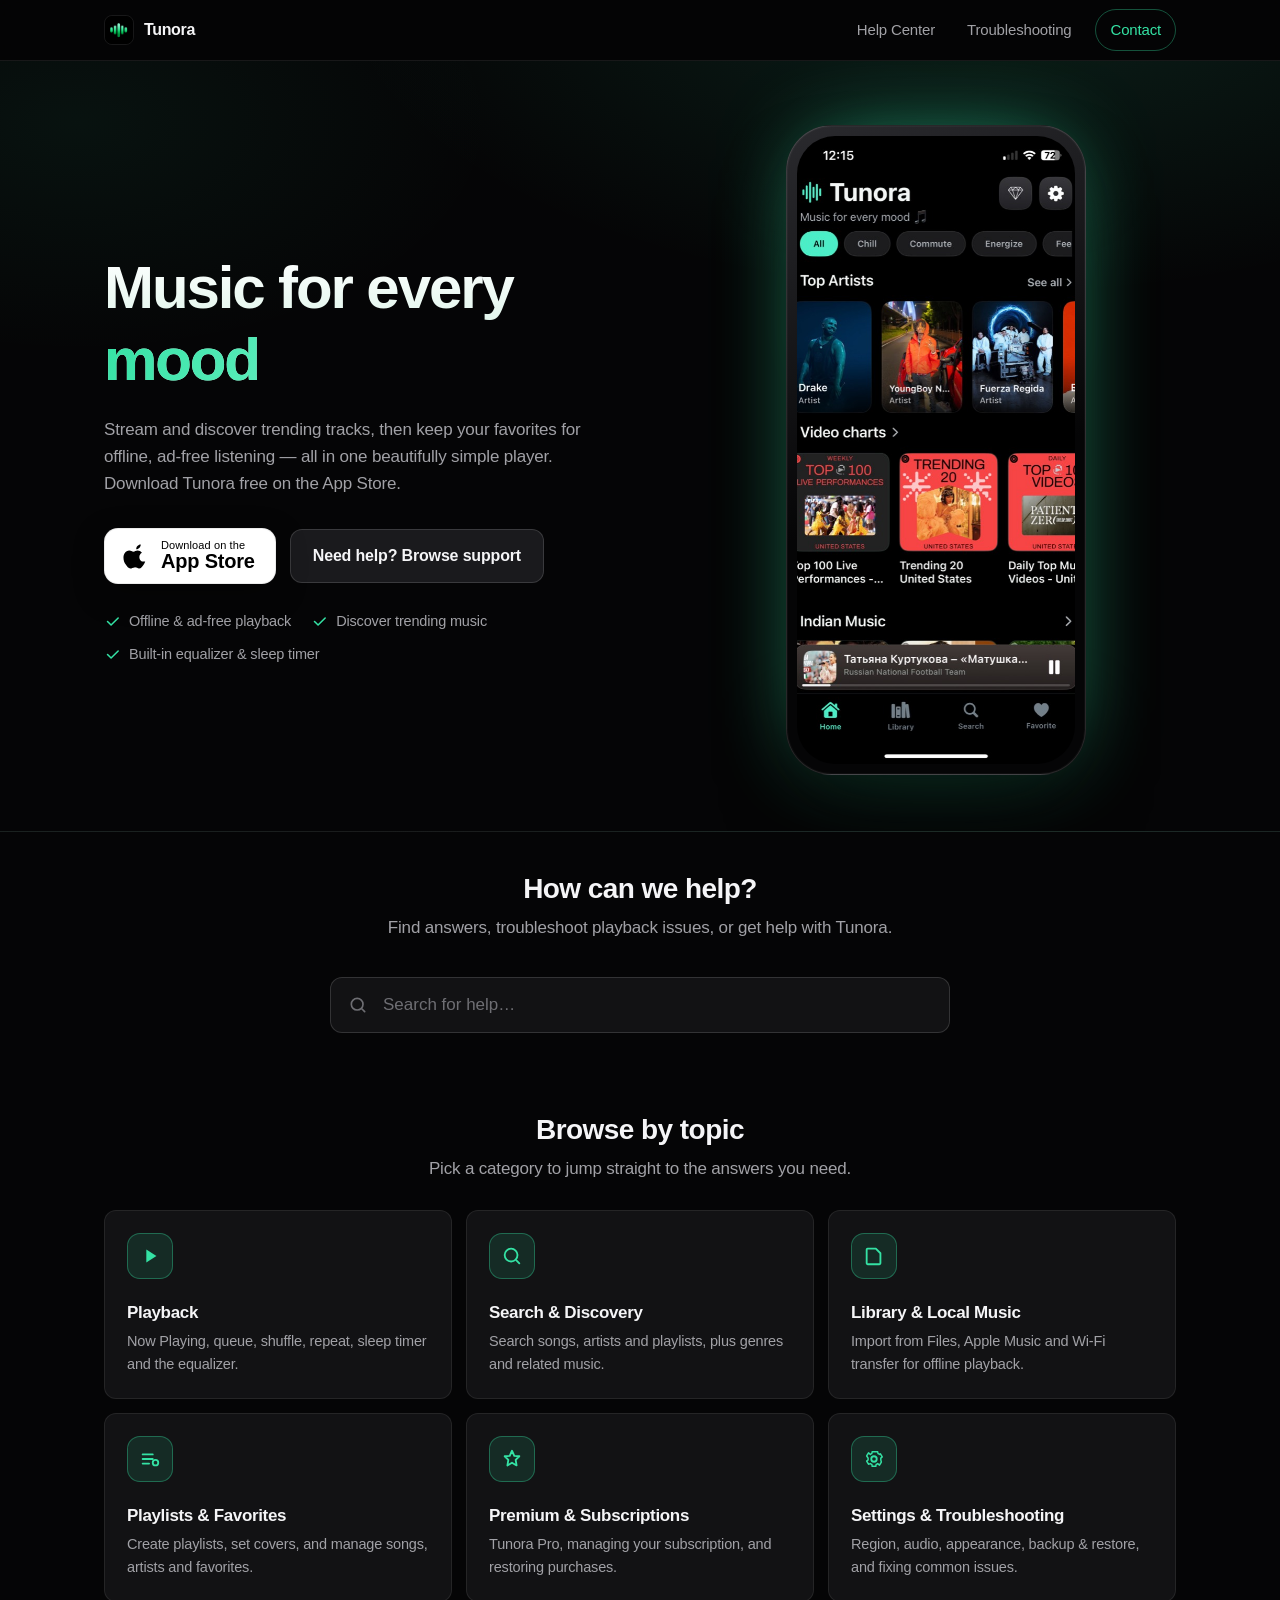
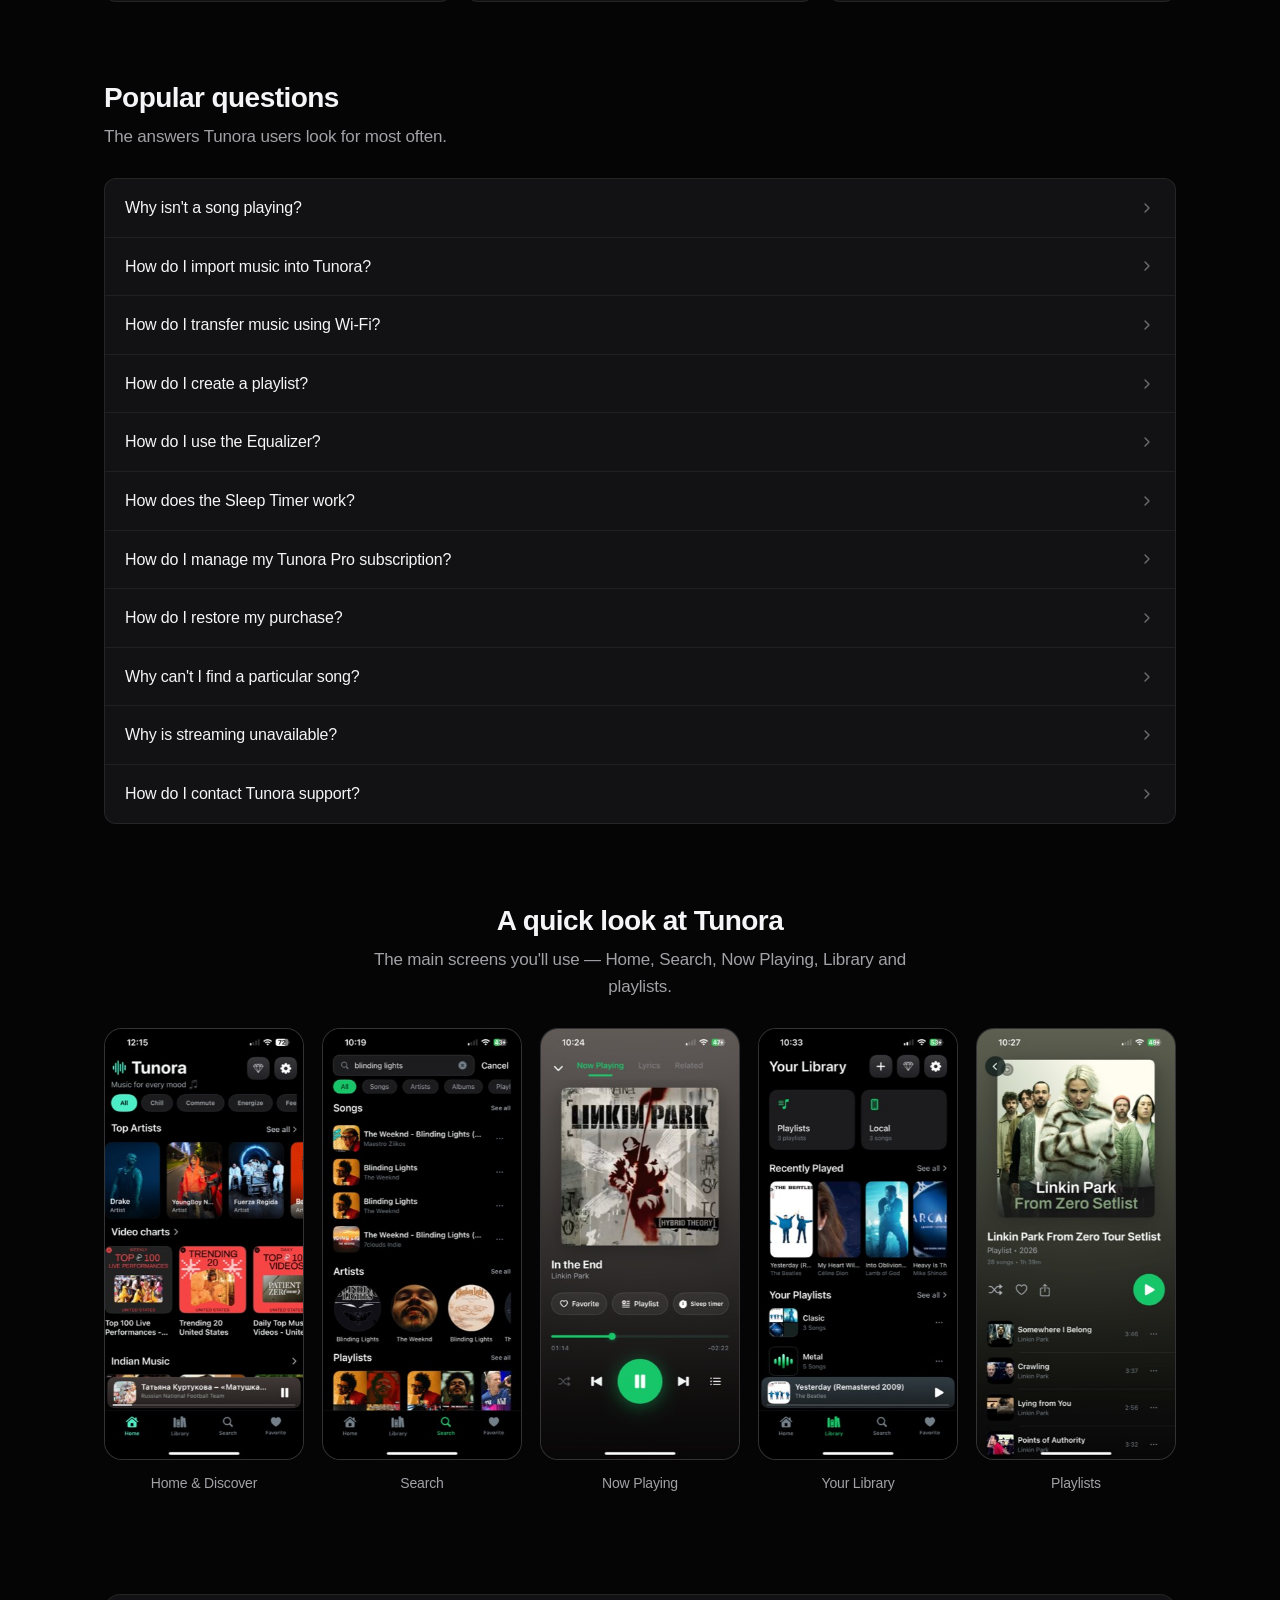
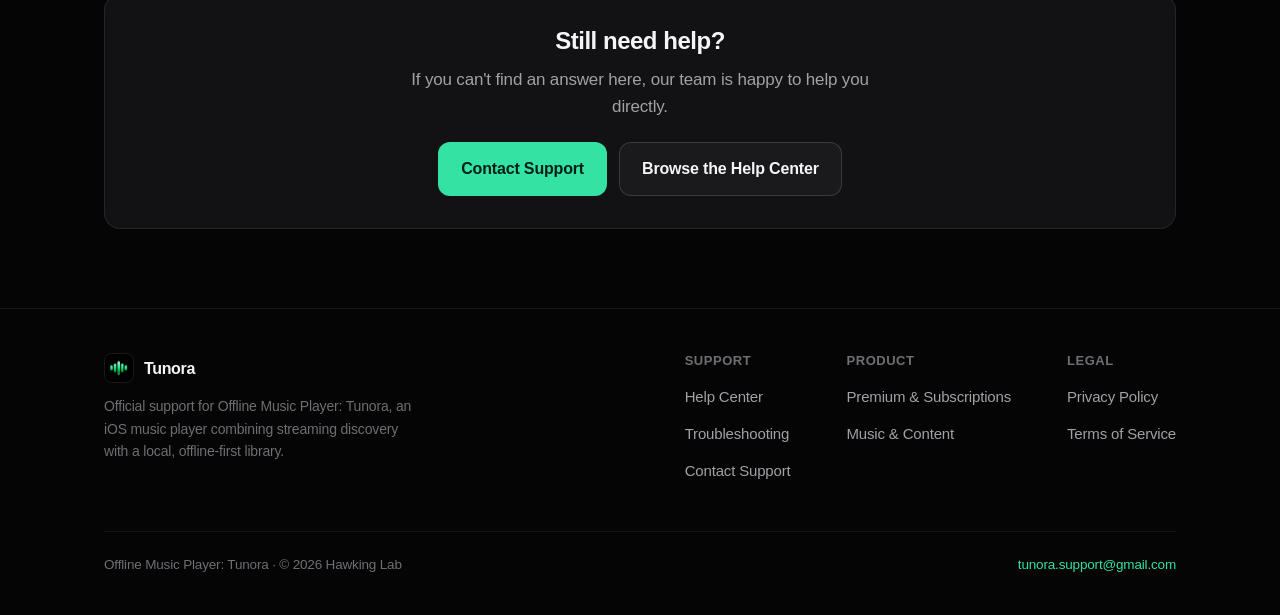
<file: index.html>
<!DOCTYPE html>
<html lang="en">
<head>
  <meta charset="UTF-8" />
  <meta name="viewport" content="width=device-width, initial-scale=1" />
  <title>Tunora — Offline Music Player for iPhone</title>
  <meta name="description" content="Tunora is an offline, ad‑free music player for iPhone — stream and discover trending tracks, then keep your favorites for offline listening. Download free on the App Store." />
  <meta name="theme-color" content="#050506" />
  <link rel="icon" href="assets/logo.png" type="image/png" />
  <link rel="apple-touch-icon" href="assets/apple-touch-icon.png" />
  <link rel="canonical" href="./index.html" />
  <meta property="og:title" content="Tunora — Offline Music Player" />
  <meta property="og:description" content="Stream, discover and play your music offline. Download Tunora free on the App Store." />
  <meta property="og:image" content="assets/app-hero.jpeg" />
  <meta property="og:type" content="website" />
  <link rel="stylesheet" href="styles.css" />
  <script>document.documentElement.classList.add("reveal-on");</script>
</head>
<body>
  <a class="skip-link" href="#main">Skip to content</a>

  <header class="site-header">
    <div class="container header-inner">
      <a class="brand" href="index.html" aria-label="Tunora — home">
        <img class="logo" src="assets/logo.png" alt="" width="28" height="28" />
        <span class="brand-text">Tunora</span>
      </a>
      <button class="nav-toggle" aria-label="Toggle menu" aria-expanded="false" aria-controls="primary-nav">
        <svg viewBox="0 0 24 24" fill="none" aria-hidden="true"><path d="M3 6h18M3 12h18M3 18h18" stroke="currentColor" stroke-width="2" stroke-linecap="round"/></svg>
      </button>
      <nav class="nav" id="primary-nav" aria-label="Primary">
        <a href="help.html">Help Center</a>
        <a href="troubleshooting.html">Troubleshooting</a>
        <a class="nav-cta" href="contact.html">Contact</a>
      </nav>
    </div>
  </header>

  <main id="main">
    <!-- Download hero -->
    <section class="app-hero">
      <div class="container app-hero-inner">
        <div class="app-hero-copy">
          <h1>Music for every <span class="hl">mood</span></h1>
          <p class="lead">Stream and discover trending tracks, then keep your favorites for offline, ad‑free listening — all in one beautifully simple player. Download Tunora free on the App Store.</p>

          <div class="app-hero-cta">
            <a class="appstore-badge" data-appstore href="#" aria-label="Download Tunora on the App Store">
              <svg class="apple" viewBox="0 0 24 24" fill="currentColor" aria-hidden="true"><path d="M16.365 1.43c0 1.14-.417 2.2-1.1 2.99-.75.86-1.97 1.53-3.02 1.45-.13-1.12.42-2.29 1.05-3.01.74-.86 2.02-1.5 3.07-1.43zM20.5 17.02c-.55 1.27-.81 1.83-1.52 2.95-.99 1.57-2.39 3.52-4.12 3.53-1.54.02-1.94-1.01-4.03-1-2.09.01-2.53 1.02-4.07 1.01-1.73-.02-3.05-1.78-4.04-3.35C.08 16.79-.2 12.02 1.5 9.49c1.05-1.57 2.71-2.49 4.27-2.49 1.59 0 2.59 1.02 3.9 1.02 1.27 0 2.05-1.02 3.89-1.02 1.39 0 2.86.76 3.91 2.07-3.44 1.88-2.88 6.79.03 7.95z"/></svg>
              <span class="txt">
                <span class="small">Download on the</span>
                <span class="big">App Store</span>
              </span>
            </a>
            <a class="btn btn-secondary" href="#browse">Need help? Browse support</a>
          </div>

          <ul class="app-hero-points">
            <li><svg viewBox="0 0 24 24" fill="none" aria-hidden="true"><path d="m5 12 5 5L20 7" stroke="currentColor" stroke-width="2.2" stroke-linecap="round" stroke-linejoin="round"/></svg>Offline &amp; ad‑free playback</li>
            <li><svg viewBox="0 0 24 24" fill="none" aria-hidden="true"><path d="m5 12 5 5L20 7" stroke="currentColor" stroke-width="2.2" stroke-linecap="round" stroke-linejoin="round"/></svg>Discover trending music</li>
            <li><svg viewBox="0 0 24 24" fill="none" aria-hidden="true"><path d="m5 12 5 5L20 7" stroke="currentColor" stroke-width="2.2" stroke-linecap="round" stroke-linejoin="round"/></svg>Built‑in equalizer &amp; sleep timer</li>
          </ul>
        </div>

        <div class="app-hero-visual">
          <div class="phone">
            <img src="assets/app-hero.jpeg" width="554" height="1200" alt="Tunora app home screen showing Top Artists, Video charts and the now‑playing bar." fetchpriority="high" decoding="async" />
          </div>
        </div>
      </div>
    </section>

    <!-- Search -->
    <section class="section-tight" id="browse">
      <div class="container">
        <div class="section-head center">
          <h2>How can we help?</h2>
          <p>Find answers, troubleshoot playback issues, or get help with Tunora.</p>
        </div>
        <form class="search" role="search" aria-label="Search Tunora help" onsubmit="return false">
          <svg class="search-icon" viewBox="0 0 24 24" fill="none" aria-hidden="true"><circle cx="11" cy="11" r="7" stroke="currentColor" stroke-width="2"/><path d="m20 20-3.2-3.2" stroke="currentColor" stroke-width="2" stroke-linecap="round"/></svg>
          <label for="home-search" style="position:absolute;width:1px;height:1px;overflow:hidden;clip:rect(0 0 0 0)">Search Tunora help</label>
          <input
            type="search"
            id="home-search"
            placeholder="Search for help…"
            autocomplete="off"
            role="combobox"
            aria-autocomplete="list"
            aria-expanded="false"
            aria-controls="home-search-results"
            data-search-suggest
            data-search-results="home-search-results"
          />
          <div class="search-results" id="home-search-results" role="listbox" aria-label="Search results" hidden></div>
        </form>
      </div>
    </section>

    <!-- Categories -->
    <section class="section-tight">
      <div class="container">
        <div class="section-head center">
          <h2>Browse by topic</h2>
          <p>Pick a category to jump straight to the answers you need.</p>
        </div>
        <div class="card-grid">
          <a class="category-card" href="help.html#playback">
            <svg class="icon" viewBox="0 0 24 24" fill="none" aria-hidden="true"><path d="M8 5v14l11-7z" fill="currentColor"/></svg>
            <h3>Playback</h3>
            <p>Now Playing, queue, shuffle, repeat, sleep timer and the equalizer.</p>
          </a>
          <a class="category-card" href="help.html#search">
            <svg class="icon" viewBox="0 0 24 24" fill="none" aria-hidden="true"><circle cx="11" cy="11" r="7" stroke="currentColor" stroke-width="2"/><path d="m20 20-3.2-3.2" stroke="currentColor" stroke-width="2" stroke-linecap="round"/></svg>
            <h3>Search &amp; Discovery</h3>
            <p>Search songs, artists and playlists, plus genres and related music.</p>
          </a>
          <a class="category-card" href="help.html#library">
            <svg class="icon" viewBox="0 0 24 24" fill="none" aria-hidden="true"><path d="M5 4h9l5 5v11a1 1 0 0 1-1 1H5a1 1 0 0 1-1-1V5a1 1 0 0 1 1-1Z" stroke="currentColor" stroke-width="2" stroke-linejoin="round"/></svg>
            <h3>Library &amp; Local Music</h3>
            <p>Import from Files, Apple Music and Wi-Fi transfer for offline playback.</p>
          </a>
          <a class="category-card" href="help.html#playlists">
            <svg class="icon" viewBox="0 0 24 24" fill="none" aria-hidden="true"><path d="M4 7h11M4 12h11M4 17h7" stroke="currentColor" stroke-width="2" stroke-linecap="round"/><circle cx="18" cy="16" r="3" stroke="currentColor" stroke-width="2"/></svg>
            <h3>Playlists &amp; Favorites</h3>
            <p>Create playlists, set covers, and manage songs, artists and favorites.</p>
          </a>
          <a class="category-card" href="premium.html">
            <svg class="icon" viewBox="0 0 24 24" fill="none" aria-hidden="true"><path d="M12 3l2.5 5.5L20 9l-4 4 1 6-5-3-5 3 1-6-4-4 5.5-.5L12 3Z" stroke="currentColor" stroke-width="2" stroke-linejoin="round"/></svg>
            <h3>Premium &amp; Subscriptions</h3>
            <p>Tunora Pro, managing your subscription, and restoring purchases.</p>
          </a>
          <a class="category-card" href="troubleshooting.html">
            <svg class="icon" viewBox="0 0 24 24" fill="none" aria-hidden="true"><path d="M12 15a3 3 0 1 0 0-6 3 3 0 0 0 0 6Z" stroke="currentColor" stroke-width="2"/><path d="M19.4 13a7.6 7.6 0 0 0 0-2l1.6-1.3-2-3.4L18 7a7.6 7.6 0 0 0-1.7-1l-.3-2H10l-.3 2a7.6 7.6 0 0 0-1.7 1l-2-1.7-2 3.4L5.6 11a7.6 7.6 0 0 0 0 2l-1.6 1.3 2 3.4L8 17a7.6 7.6 0 0 0 1.7 1l.3 2h4l.3-2a7.6 7.6 0 0 0 1.7-1l2 1.7 2-3.4L19.4 13Z" stroke="currentColor" stroke-width="1.6" stroke-linejoin="round"/></svg>
            <h3>Settings &amp; Troubleshooting</h3>
            <p>Region, audio, appearance, backup &amp; restore, and fixing common issues.</p>
          </a>
        </div>
      </div>
    </section>

    <!-- Popular questions -->
    <section class="section-tight">
      <div class="container">
        <div class="section-head">
          <h2>Popular questions</h2>
          <p>The answers Tunora users look for most often.</p>
        </div>

        <ul class="q-list" id="popular">
          <li data-search-item><a href="troubleshooting.html#music-not-playing"><span>Why isn't a song playing?</span><svg class="chev" viewBox="0 0 24 24" fill="none" aria-hidden="true"><path d="m9 6 6 6-6 6" stroke="currentColor" stroke-width="2" stroke-linecap="round" stroke-linejoin="round"/></svg></a></li>
          <li data-search-item><a href="help.html#faq-import-files"><span>How do I import music into Tunora?</span><svg class="chev" viewBox="0 0 24 24" fill="none" aria-hidden="true"><path d="m9 6 6 6-6 6" stroke="currentColor" stroke-width="2" stroke-linecap="round" stroke-linejoin="round"/></svg></a></li>
          <li data-search-item><a href="help.html#faq-wifi"><span>How do I transfer music using Wi-Fi?</span><svg class="chev" viewBox="0 0 24 24" fill="none" aria-hidden="true"><path d="m9 6 6 6-6 6" stroke="currentColor" stroke-width="2" stroke-linecap="round" stroke-linejoin="round"/></svg></a></li>
          <li data-search-item><a href="help.html#faq-create-playlist"><span>How do I create a playlist?</span><svg class="chev" viewBox="0 0 24 24" fill="none" aria-hidden="true"><path d="m9 6 6 6-6 6" stroke="currentColor" stroke-width="2" stroke-linecap="round" stroke-linejoin="round"/></svg></a></li>
          <li data-search-item><a href="help.html#faq-equalizer"><span>How do I use the Equalizer?</span><svg class="chev" viewBox="0 0 24 24" fill="none" aria-hidden="true"><path d="m9 6 6 6-6 6" stroke="currentColor" stroke-width="2" stroke-linecap="round" stroke-linejoin="round"/></svg></a></li>
          <li data-search-item><a href="help.html#faq-sleep-timer"><span>How does the Sleep Timer work?</span><svg class="chev" viewBox="0 0 24 24" fill="none" aria-hidden="true"><path d="m9 6 6 6-6 6" stroke="currentColor" stroke-width="2" stroke-linecap="round" stroke-linejoin="round"/></svg></a></li>
          <li data-search-item><a href="premium.html#manage"><span>How do I manage my Tunora Pro subscription?</span><svg class="chev" viewBox="0 0 24 24" fill="none" aria-hidden="true"><path d="m9 6 6 6-6 6" stroke="currentColor" stroke-width="2" stroke-linecap="round" stroke-linejoin="round"/></svg></a></li>
          <li data-search-item><a href="premium.html#restore"><span>How do I restore my purchase?</span><svg class="chev" viewBox="0 0 24 24" fill="none" aria-hidden="true"><path d="m9 6 6 6-6 6" stroke="currentColor" stroke-width="2" stroke-linecap="round" stroke-linejoin="round"/></svg></a></li>
          <li data-search-item><a href="help.html#faq-missing-song"><span>Why can't I find a particular song?</span><svg class="chev" viewBox="0 0 24 24" fill="none" aria-hidden="true"><path d="m9 6 6 6-6 6" stroke="currentColor" stroke-width="2" stroke-linecap="round" stroke-linejoin="round"/></svg></a></li>
          <li data-search-item><a href="troubleshooting.html#streaming-unavailable"><span>Why is streaming unavailable?</span><svg class="chev" viewBox="0 0 24 24" fill="none" aria-hidden="true"><path d="m9 6 6 6-6 6" stroke="currentColor" stroke-width="2" stroke-linecap="round" stroke-linejoin="round"/></svg></a></li>
          <li data-search-item><a href="contact.html"><span>How do I contact Tunora support?</span><svg class="chev" viewBox="0 0 24 24" fill="none" aria-hidden="true"><path d="m9 6 6 6-6 6" stroke="currentColor" stroke-width="2" stroke-linecap="round" stroke-linejoin="round"/></svg></a></li>
          <li class="q-empty" id="home-search-empty">No matching questions. Try different keywords, or <a href="contact.html">contact support</a>.</li>
        </ul>
      </div>
    </section>

    <!-- A quick look -->
    <section class="section-tight">
      <div class="container">
        <div class="section-head center">
          <h2>A quick look at Tunora</h2>
          <p>The main screens you'll use — Home, Search, Now Playing, Library and playlists.</p>
        </div>
        <div class="shots">
          <figure class="shot">
            <img src="assets/screenshots/home-discover.jpg" width="1170" height="2532" loading="lazy" decoding="async" alt="Tunora Home tab showing a Discover feed with Quick picks and Featured playlists." />
            <figcaption>Home &amp; Discover</figcaption>
          </figure>
          <figure class="shot">
            <img src="assets/screenshots/search.jpg" width="1170" height="2532" loading="lazy" decoding="async" alt="Tunora Search results with filters for Songs, Artists, Albums and Playlists." />
            <figcaption>Search</figcaption>
          </figure>
          <figure class="shot">
            <img src="assets/screenshots/now-playing.jpg" width="1170" height="2532" loading="lazy" decoding="async" alt="Tunora full-screen Now Playing view with Favorite, Playlist and Sleep timer controls." />
            <figcaption>Now Playing</figcaption>
          </figure>
          <figure class="shot">
            <img src="assets/screenshots/library.jpg" width="1170" height="2532" loading="lazy" decoding="async" alt="Tunora Library showing Playlists, Local songs, Recently Played and the mini-player." />
            <figcaption>Your Library</figcaption>
          </figure>
          <figure class="shot">
            <img src="assets/screenshots/playlist.jpg" width="1170" height="2532" loading="lazy" decoding="async" alt="Tunora playlist detail page with a cover, track list and playback controls." />
            <figcaption>Playlists</figcaption>
          </figure>
        </div>
        <p class="shots-hint">Swipe to see more screens →</p>
      </div>
    </section>

    <!-- Still need help -->
    <section class="section-tight">
      <div class="container">
        <div class="callout">
          <h2>Still need help?</h2>
          <p>If you can't find an answer here, our team is happy to help you directly.</p>
          <div class="actions">
            <a class="btn btn-primary" data-support-email href="mailto:tunora.support@gmail.com">Contact Support</a>
            <a class="btn btn-secondary" href="help.html">Browse the Help Center</a>
          </div>
        </div>
      </div>
    </section>
  </main>

  <footer class="site-footer">
    <div class="container">
      <div class="footer-grid">
        <div class="footer-brand">
          <a class="brand" href="index.html">
            <img class="logo" src="assets/logo.png" alt="" width="28" height="28" />
            <span class="brand-text">Tunora</span>
          </a>
          <p>Official support for Offline Music Player: Tunora, an iOS music player combining streaming discovery with a local, offline-first library.</p>
        </div>
        <div class="footer-links">
          <div class="footer-col">
            <h4>Support</h4>
            <ul>
              <li><a href="help.html">Help Center</a></li>
              <li><a href="troubleshooting.html">Troubleshooting</a></li>
              <li><a href="contact.html">Contact Support</a></li>
            </ul>
          </div>
          <div class="footer-col">
            <h4>Product</h4>
            <ul>
              <li><a href="premium.html">Premium &amp; Subscriptions</a></li>
              <li><a href="music-content.html">Music &amp; Content</a></li>
            </ul>
          </div>
          <div class="footer-col">
            <h4>Legal</h4>
            <ul>
              <li><a data-privacy-link href="privacy.html">Privacy Policy</a></li>
              <li><a data-terms-link href="terms.html">Terms of Service</a></li>
            </ul>
          </div>
        </div>
      </div>
      <div class="footer-bottom">
        <span>Offline Music Player: Tunora · © 2026 Hawking Lab</span>
        <span><a data-support-email data-support-email-text href="mailto:tunora.support@gmail.com">tunora.support@gmail.com</a></span>
      </div>
    </div>
  </footer>

  <script src="config.js"></script>
  <script src="main.js"></script>
</body>
</html>
</file>
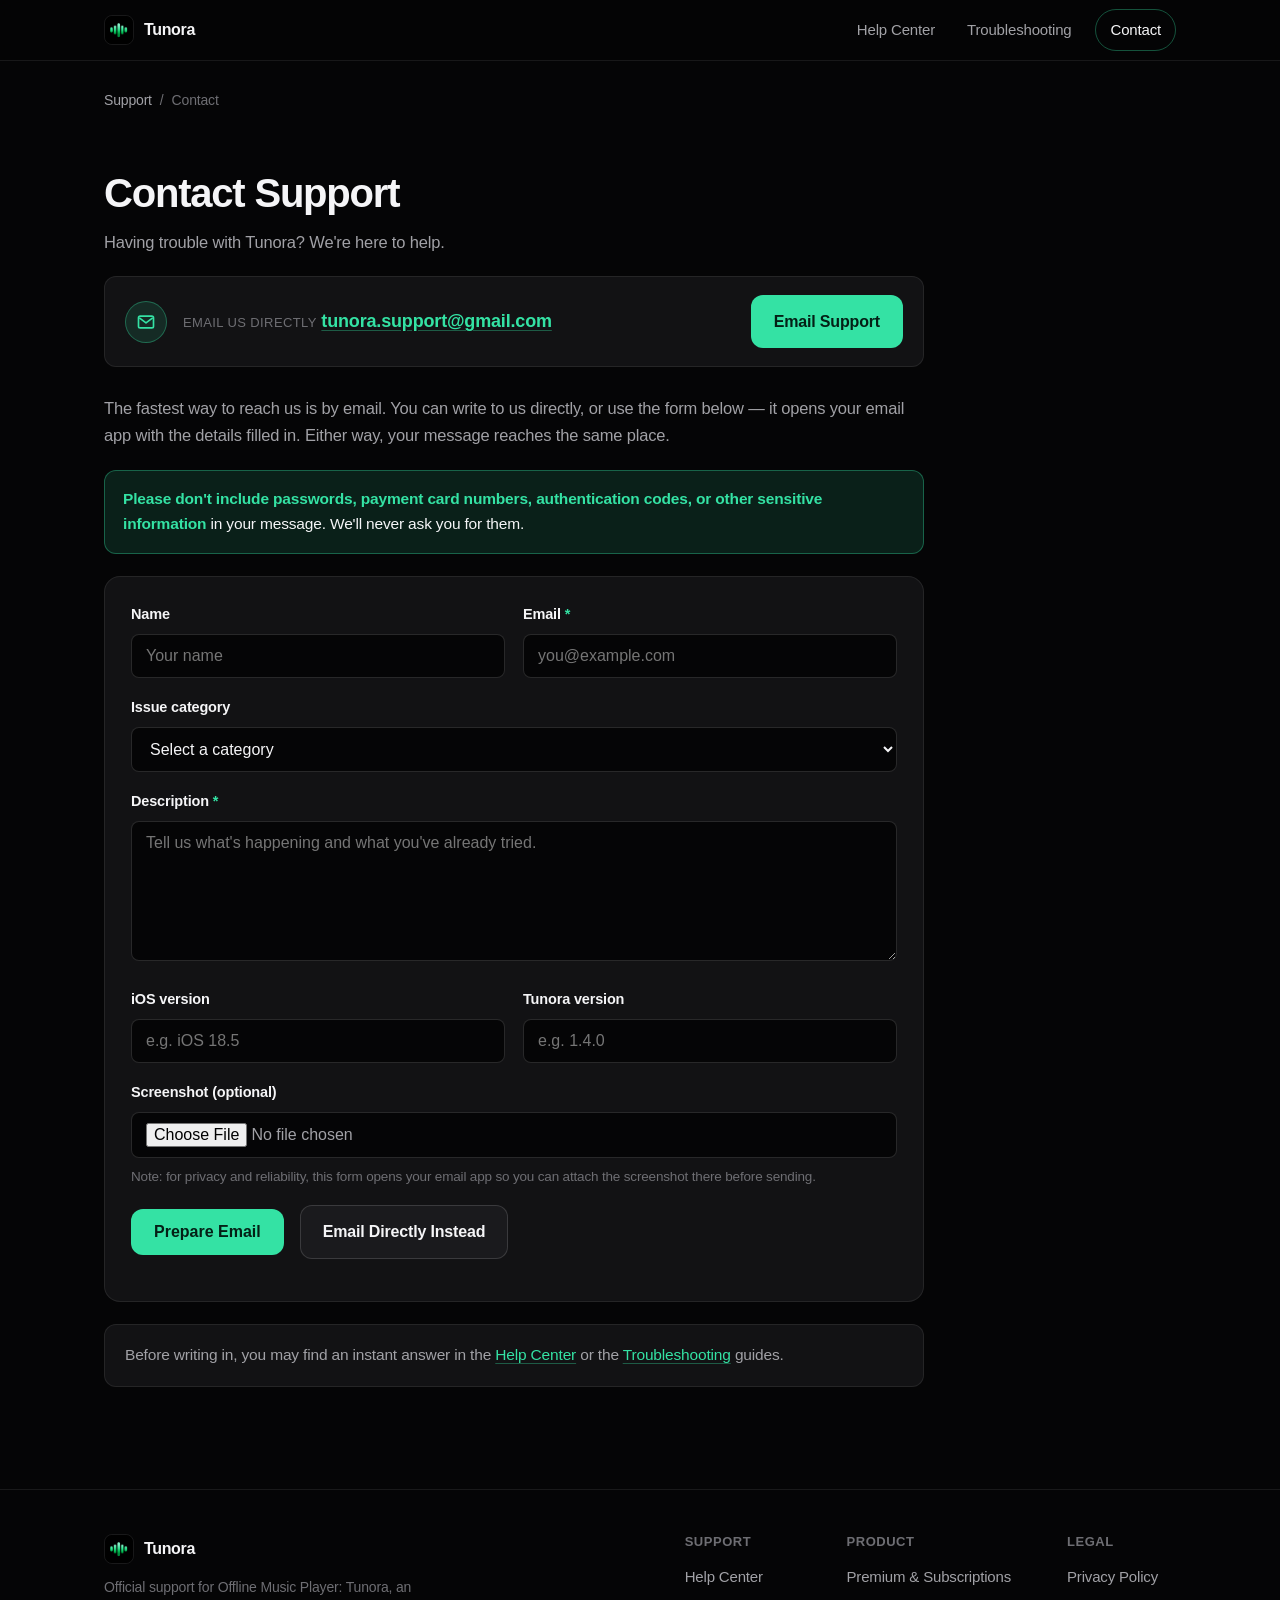
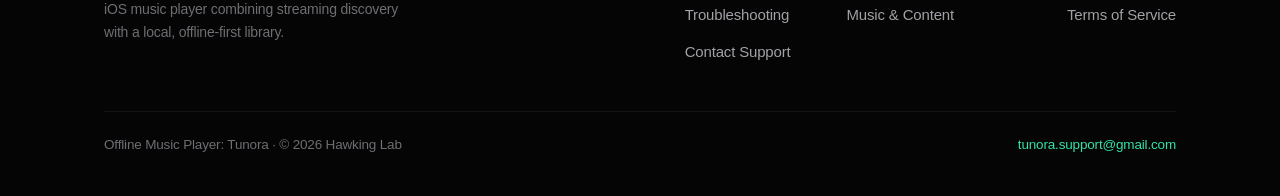
<file: contact.html>
<!DOCTYPE html>
<html lang="en">
<head>
  <meta charset="UTF-8" />
  <meta name="viewport" content="width=device-width, initial-scale=1" />
  <title>Contact Support — Tunora</title>
  <meta name="description" content="Contact the Tunora team. Email tunora.support@gmail.com or use the contact form. We're here to help with playback, library, premium and more." />
  <meta name="theme-color" content="#050506" />
  <link rel="icon" href="assets/logo.png" type="image/png" />
  <link rel="apple-touch-icon" href="assets/apple-touch-icon.png" />
  <link rel="canonical" href="./contact.html" />
  <link rel="stylesheet" href="styles.css" />
</head>
<body>
  <a class="skip-link" href="#main">Skip to content</a>

  <header class="site-header">
    <div class="container header-inner">
      <a class="brand" href="index.html" aria-label="Tunora — home">
        <img class="logo" src="assets/logo.png" alt="" width="28" height="28" />
        <span class="brand-text">Tunora</span>
      </a>
      <button class="nav-toggle" aria-label="Toggle menu" aria-expanded="false" aria-controls="primary-nav">
        <svg viewBox="0 0 24 24" fill="none" aria-hidden="true"><path d="M3 6h18M3 12h18M3 18h18" stroke="currentColor" stroke-width="2" stroke-linecap="round"/></svg>
      </button>
      <nav class="nav" id="primary-nav" aria-label="Primary">
        <a href="help.html">Help Center</a>
        <a href="troubleshooting.html">Troubleshooting</a>
        <a class="nav-cta" href="contact.html" aria-current="page">Contact</a>
      </nav>
    </div>
  </header>

  <main id="main">
    <div class="container">
      <nav class="breadcrumbs" aria-label="Breadcrumb">
        <ol>
          <li><a href="index.html">Support</a></li>
          <li class="sep" aria-hidden="true">/</li>
          <li aria-current="page">Contact</li>
        </ol>
      </nav>

      <section class="section-tight">
        <div class="prose" style="max-width:820px">
          <h1 class="page-title">Contact Support</h1>
          <p class="page-intro">Having trouble with Tunora? We're here to help.</p>

          <div class="contact-strip">
            <span class="icon" aria-hidden="true">
              <svg viewBox="0 0 24 24" fill="none"><rect x="3" y="5" width="18" height="14" rx="2" stroke="currentColor" stroke-width="2"/><path d="m4 7 8 6 8-6" stroke="currentColor" stroke-width="2" stroke-linejoin="round"/></svg>
            </span>
            <span class="cs-text">
              <span class="label">Email us directly</span>
              <a class="email" data-support-email data-support-email-text href="mailto:tunora.support@gmail.com">tunora.support@gmail.com</a>
            </span>
            <a class="btn btn-primary" data-support-email href="mailto:tunora.support@gmail.com" style="flex:none">Email Support</a>
          </div>

          <p>The fastest way to reach us is by email. You can write to us directly, or use the form below — it opens your email app with the details filled in. Either way, your message reaches the same place.</p>

          <div class="note">
            <p><strong>Please don't include passwords, payment card numbers, authentication codes, or other sensitive information</strong> in your message. We'll never ask you for them.</p>
          </div>
        </div>

        <form class="form" id="contact-form" novalidate aria-label="Contact support form" style="max-width:820px">
          <div class="form-grid">
            <div class="form-row">
              <label for="cf-name">Name</label>
              <input type="text" id="cf-name" name="name" autocomplete="name" placeholder="Your name" />
            </div>
            <div class="form-row">
              <label for="cf-email">Email <span class="req" aria-hidden="true">*</span></label>
              <input type="email" id="cf-email" name="email" autocomplete="email" required placeholder="you@example.com" />
            </div>
          </div>

          <div class="form-row">
            <label for="cf-category">Issue category</label>
            <select id="cf-category" name="category">
              <option value="">Select a category</option>
              <option>Playback</option>
              <option>Search &amp; Discovery</option>
              <option>Library &amp; Local Music</option>
              <option>Playlists &amp; Favorites</option>
              <option>Premium &amp; Subscriptions</option>
              <option>Settings</option>
              <option>Other</option>
            </select>
          </div>

          <div class="form-row">
            <label for="cf-description">Description <span class="req" aria-hidden="true">*</span></label>
            <textarea id="cf-description" name="description" required placeholder="Tell us what's happening and what you've already tried."></textarea>
          </div>

          <div class="form-grid">
            <div class="form-row">
              <label for="cf-ios">iOS version</label>
              <input type="text" id="cf-ios" name="ios" placeholder="e.g. iOS 18.5" />
            </div>
            <div class="form-row">
              <label for="cf-appversion">Tunora version</label>
              <input type="text" id="cf-appversion" name="appVersion" placeholder="e.g. 1.4.0" />
            </div>
          </div>

          <div class="form-row">
            <label for="cf-screenshot">Screenshot (optional)</label>
            <input type="file" id="cf-screenshot" name="screenshot" accept="image/*" />
            <p class="hint">Note: for privacy and reliability, this form opens your email app so you can attach the screenshot there before sending.</p>
          </div>

          <div class="form-actions">
            <button type="submit" class="btn btn-primary">Prepare Email</button>
            <a class="btn btn-secondary" data-support-email href="mailto:tunora.support@gmail.com">Email Directly Instead</a>
          </div>
          <p class="form-status" id="form-status" role="status" aria-live="polite"></p>
        </form>

        <div class="prose" style="max-width:820px;margin-top:8px">
          <div class="info-box">
            <p>Before writing in, you may find an instant answer in the <a href="help.html">Help Center</a> or the <a href="troubleshooting.html">Troubleshooting</a> guides.</p>
          </div>
        </div>
      </section>
    </div>
  </main>

  <footer class="site-footer">
    <div class="container">
      <div class="footer-grid">
        <div class="footer-brand">
          <a class="brand" href="index.html">
            <img class="logo" src="assets/logo.png" alt="" width="28" height="28" />
            <span class="brand-text">Tunora</span>
          </a>
          <p>Official support for Offline Music Player: Tunora, an iOS music player combining streaming discovery with a local, offline-first library.</p>
        </div>
        <div class="footer-links">
          <div class="footer-col">
            <h4>Support</h4>
            <ul>
              <li><a href="help.html">Help Center</a></li>
              <li><a href="troubleshooting.html">Troubleshooting</a></li>
              <li><a href="contact.html">Contact Support</a></li>
            </ul>
          </div>
          <div class="footer-col">
            <h4>Product</h4>
            <ul>
              <li><a href="premium.html">Premium &amp; Subscriptions</a></li>
              <li><a href="music-content.html">Music &amp; Content</a></li>
            </ul>
          </div>
          <div class="footer-col">
            <h4>Legal</h4>
            <ul>
              <li><a data-privacy-link href="privacy.html">Privacy Policy</a></li>
              <li><a data-terms-link href="terms.html">Terms of Service</a></li>
            </ul>
          </div>
        </div>
      </div>
      <div class="footer-bottom">
        <span>Offline Music Player: Tunora · © 2026 Hawking Lab</span>
        <span><a data-support-email data-support-email-text href="mailto:tunora.support@gmail.com">tunora.support@gmail.com</a></span>
      </div>
    </div>
  </footer>

  <script src="config.js"></script>
  <script src="main.js"></script>
</body>
</html>
</file>
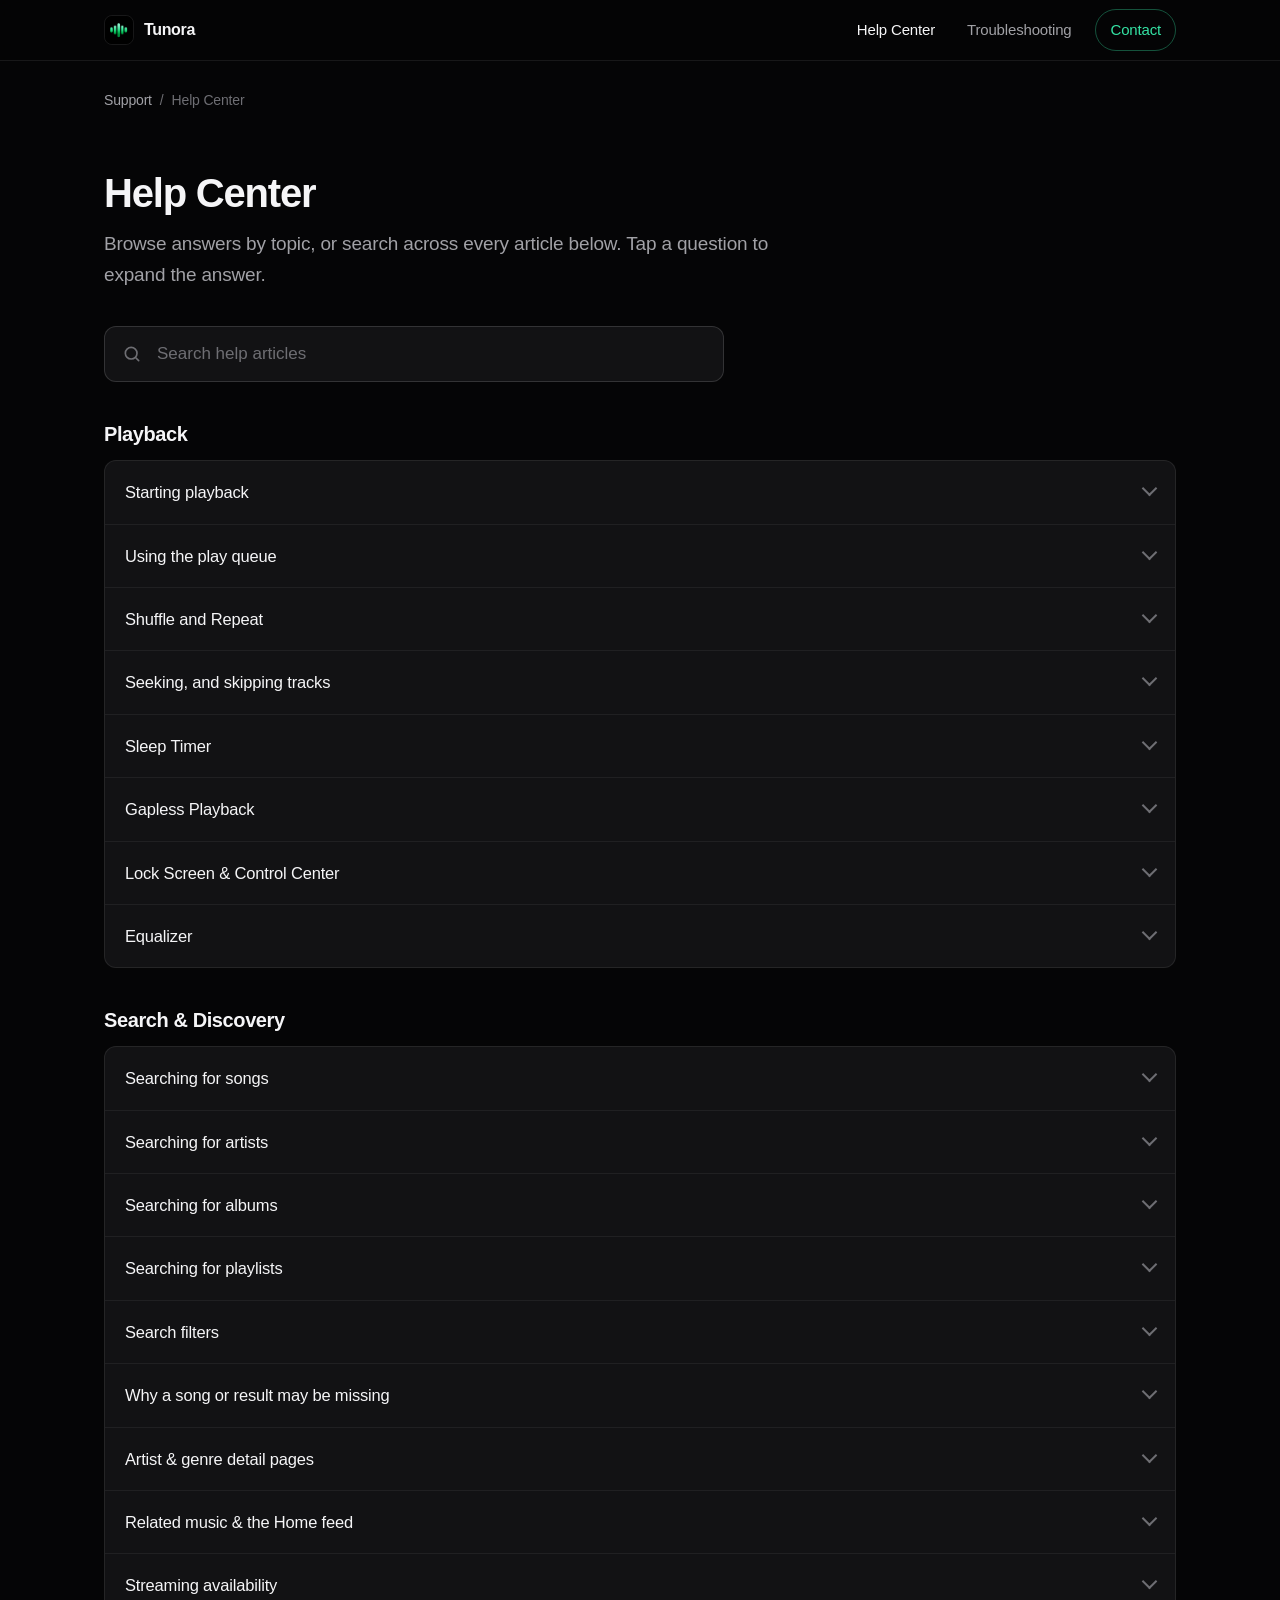
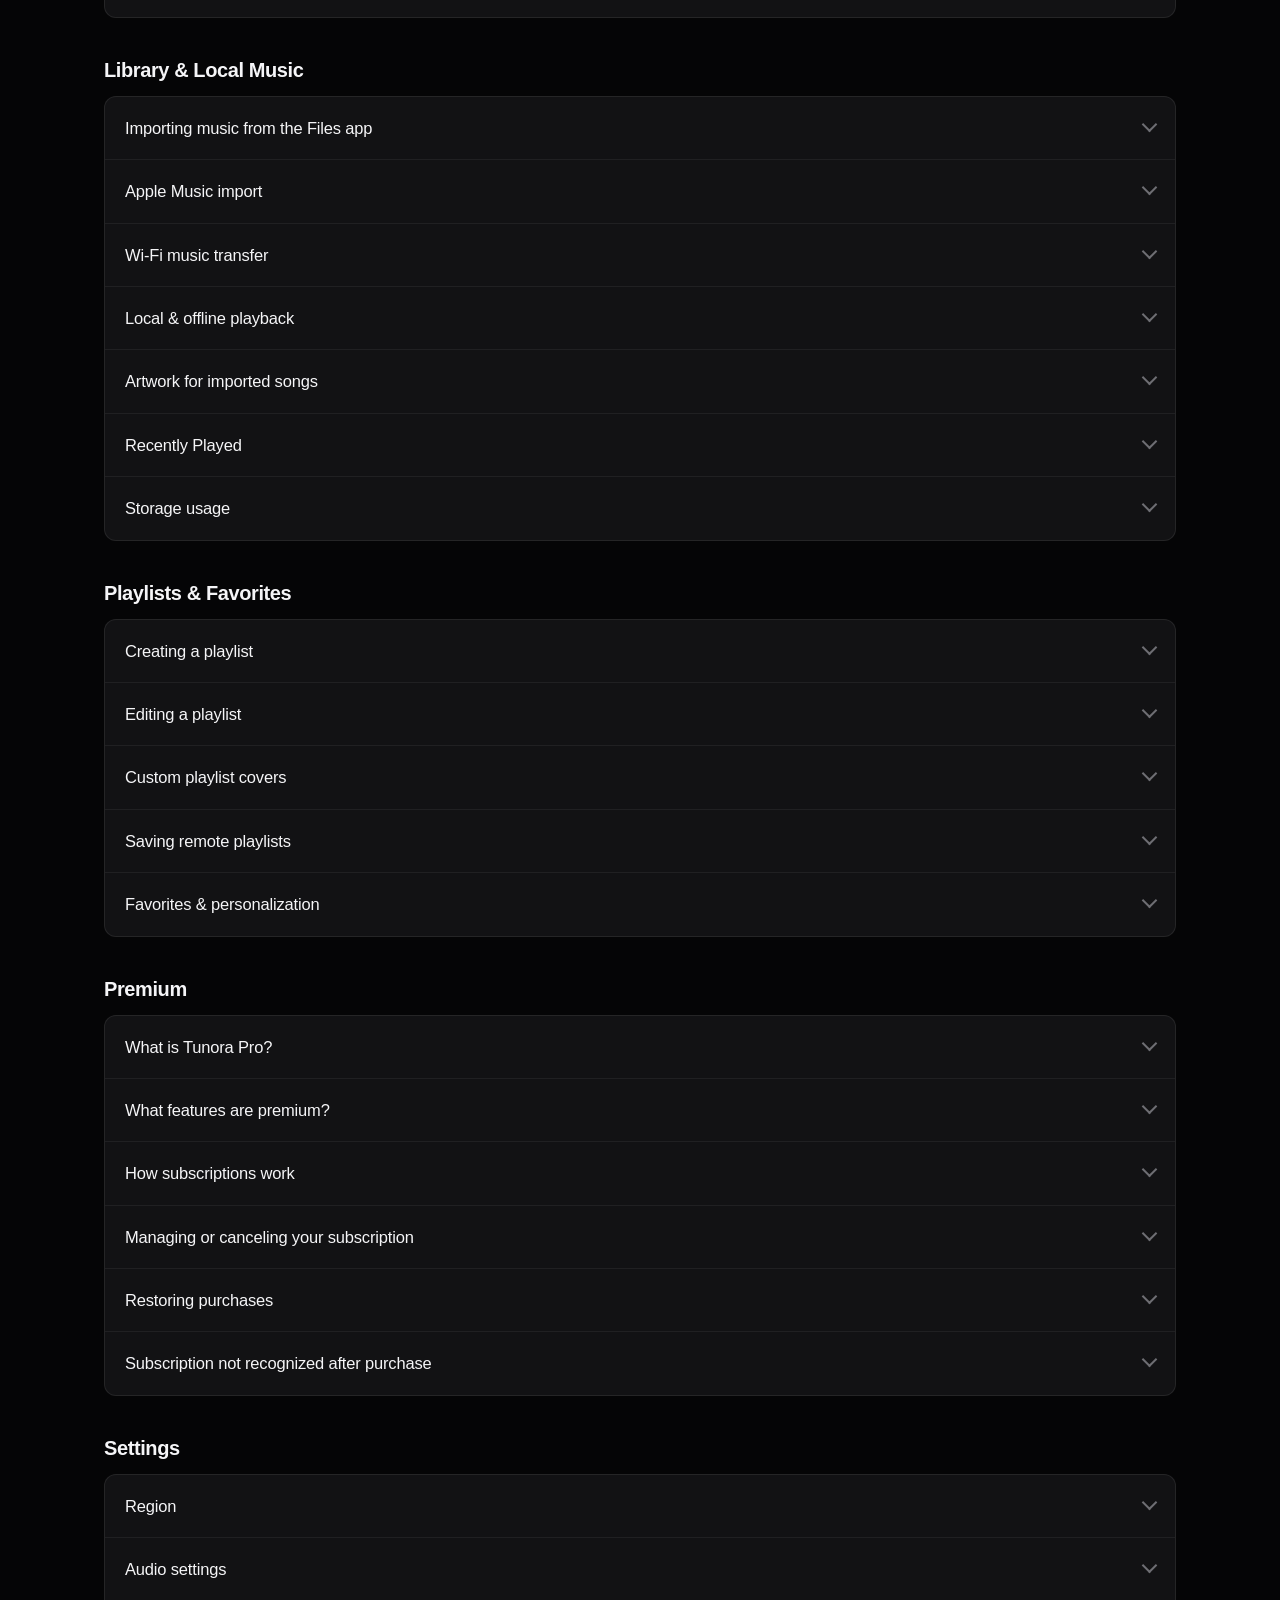
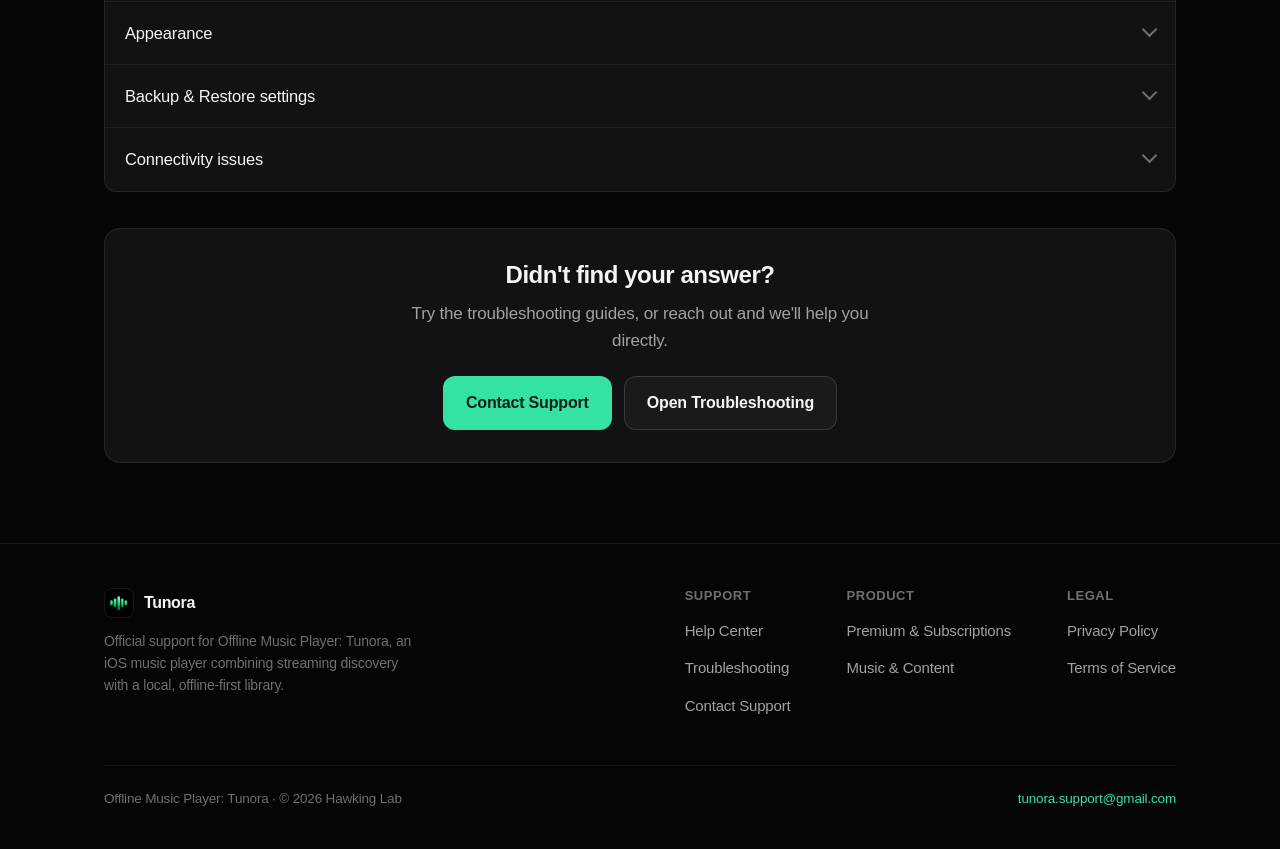
<file: help.html>
<!DOCTYPE html>
<html lang="en">
<head>
  <meta charset="UTF-8" />
  <meta name="viewport" content="width=device-width, initial-scale=1" />
  <title>Help Center — Tunora</title>
  <meta name="description" content="Tunora Help Center — searchable answers about playback, search & discovery, your library, playlists, favorites, premium and settings." />
  <meta name="theme-color" content="#050506" />
  <link rel="icon" href="assets/logo.png" type="image/png" />
  <link rel="apple-touch-icon" href="assets/apple-touch-icon.png" />
  <link rel="canonical" href="./help.html" />
  <link rel="stylesheet" href="styles.css" />
</head>
<body>
  <a class="skip-link" href="#main">Skip to content</a>

  <header class="site-header">
    <div class="container header-inner">
      <a class="brand" href="index.html" aria-label="Tunora — home">
        <img class="logo" src="assets/logo.png" alt="" width="28" height="28" />
        <span class="brand-text">Tunora</span>
      </a>
      <button class="nav-toggle" aria-label="Toggle menu" aria-expanded="false" aria-controls="primary-nav">
        <svg viewBox="0 0 24 24" fill="none" aria-hidden="true"><path d="M3 6h18M3 12h18M3 18h18" stroke="currentColor" stroke-width="2" stroke-linecap="round"/></svg>
      </button>
      <nav class="nav" id="primary-nav" aria-label="Primary">
        <a href="help.html" aria-current="page">Help Center</a>
        <a href="troubleshooting.html">Troubleshooting</a>
        <a class="nav-cta" href="contact.html">Contact</a>
      </nav>
    </div>
  </header>

  <main id="main">
    <div class="container">
      <nav class="breadcrumbs" aria-label="Breadcrumb">
        <ol>
          <li><a href="index.html">Support</a></li>
          <li class="sep" aria-hidden="true">/</li>
          <li aria-current="page">Help Center</li>
        </ol>
      </nav>

      <section class="section-tight">
        <h1 class="page-title">Help Center</h1>
        <p class="page-intro">Browse answers by topic, or search across every article below. Tap a question to expand the answer.</p>

        <form class="search" role="search" aria-label="Search the Help Center" style="margin-left:0">
          <svg class="search-icon" viewBox="0 0 24 24" fill="none" aria-hidden="true"><circle cx="11" cy="11" r="7" stroke="currentColor" stroke-width="2"/><path d="m20 20-3.2-3.2" stroke="currentColor" stroke-width="2" stroke-linecap="round"/></svg>
          <label for="help-search" style="position:absolute;width:1px;height:1px;overflow:hidden;clip:rect(0 0 0 0)">Search the Help Center</label>
          <input
            type="search"
            id="help-search"
            placeholder="Search help articles"
            autocomplete="off"
            data-search
            data-search-target="#faq-root"
            data-search-empty="#help-search-empty"
          />
        </form>

        <p class="q-empty" id="help-search-empty" style="margin-top:24px">No articles match your search. Try different keywords, or <a href="contact.html">contact support</a>.</p>

        <div id="faq-root">

          <!-- PLAYBACK -->
          <div class="faq-group" data-search-group>
            <h2 id="playback">Playback</h2>
            <div class="faq">
              <details data-search-item data-keywords="start play song tap now playing">
                <summary>Starting playback</summary>
                <div class="faq-body">
                  <p>Tap any song to start playing it. Tunora opens a full-screen Now Playing view with artwork, progress and controls. Swipe or tap the mini-player at the bottom of the app to return to Now Playing at any time — it stays visible while something is loaded, no matter which tab you're on.</p>
                </div>
              </details>
              <details data-search-item data-keywords="queue up next add play next reorder order">
                <summary>Using the play queue</summary>
                <div class="faq-body">
                  <p>The queue is the list of songs lined up to play. From a song's options you can choose <strong>Play Next</strong> to insert it right after the current track, or <strong>Add to Queue</strong> to append it to the end.</p>
                  <p>Open the queue from Now Playing to see what's coming up. You can reorder upcoming songs by dragging them into the order you want, and tap any item to jump straight to it.</p>
                </div>
              </details>
              <details data-search-item data-keywords="shuffle repeat off all one loop">
                <summary>Shuffle and Repeat</summary>
                <div class="faq-body">
                  <p><strong>Shuffle</strong> plays the current queue in a random order. <strong>Repeat</strong> cycles through three modes:</p>
                  <ul>
                    <li><strong>Off</strong> — playback stops after the last song in the queue.</li>
                    <li><strong>All</strong> — the whole queue repeats from the beginning.</li>
                    <li><strong>One</strong> — the current song repeats continuously.</li>
                  </ul>
                  <p>Both controls are available in the Now Playing view.</p>
                </div>
              </details>
              <details data-search-item data-keywords="seek scrub progress bar rewind fast forward previous next skip">
                <summary>Seeking, and skipping tracks</summary>
                <div class="faq-body">
                  <p>Drag the progress bar in Now Playing to scrub to any point in the current song. Use the <strong>Previous</strong> and <strong>Next</strong> buttons to move between tracks in the queue. Tapping Previous shortly after a song starts returns to the earlier track; later in a song it restarts the current one.</p>
                </div>
              </details>
              <details id="faq-sleep-timer" data-search-item data-keywords="sleep timer stop after time bedtime pause">
                <summary>Sleep Timer</summary>
                <div class="faq-body">
                  <p>The Sleep Timer automatically pauses playback after a period you choose — handy for falling asleep to music. Set it from <strong>Settings</strong> or the Now Playing controls. When the timer reaches zero, Tunora pauses playback; it can also wait for the current track to finish before stopping so a song isn't cut off. Turn it off at any time by selecting the “Off” option.</p>
                </div>
              </details>
              <details data-search-item data-keywords="gapless playback no silence continuous albums live">
                <summary>Gapless Playback</summary>
                <div class="faq-body">
                  <p>Gapless Playback removes the short silence between tracks so albums and live recordings play continuously. Enable or disable it in <strong>Settings → Audio</strong>. The effect is most noticeable on albums that were mastered to flow from one track into the next.</p>
                </div>
              </details>
              <details data-search-item data-keywords="lock screen control center now playing background controls">
                <summary>Lock Screen &amp; Control Center</summary>
                <div class="faq-body">
                  <p>Tunora integrates with iOS Now Playing, so you can see artwork and control playback from the Lock Screen and Control Center, and with connected devices such as headphones and CarPlay-style controls. Play, pause, and skip work without opening the app.</p>
                </div>
              </details>
              <details id="faq-equalizer" data-search-item data-keywords="equalizer eq bass treble presets sound tuning premium">
                <summary>Equalizer</summary>
                <div class="faq-body">
                  <p>The Equalizer lets you shape the sound — for example boosting bass or brightening treble — using adjustable bands and presets. Open it from <strong>Settings → Audio → Equalizer</strong>. Changes apply to playback in real time.</p>
                  <p>The Equalizer is part of <strong>Tunora Pro</strong>. See <a href="premium.html">Premium &amp; Subscriptions</a> for details on what's included and how it works.</p>
                </div>
              </details>
            </div>
          </div>

          <!-- SEARCH & DISCOVERY -->
          <div class="faq-group" data-search-group>
            <h2 id="search">Search &amp; Discovery</h2>
            <div class="faq">
              <details data-search-item data-keywords="search songs find music track suggestions">
                <summary>Searching for songs</summary>
                <div class="faq-body">
                  <p>Open the <strong>Search</strong> tab and start typing. Tunora shows suggestions as you type and returns matching songs from the connected music services. Tap a result to play it or open its options.</p>
                </div>
              </details>
              <details data-search-item data-keywords="search artists artist page">
                <summary>Searching for artists</summary>
                <div class="faq-body">
                  <p>Search by artist name and open an artist to see their music. Artist detail pages gather top songs and related content in one place so you can keep exploring.</p>
                </div>
              </details>
              <details data-search-item data-keywords="search albums album results">
                <summary>Searching for albums</summary>
                <div class="faq-body">
                  <p>Search results include albums alongside songs, artists and playlists. Open an album to view and play its tracks.</p>
                </div>
              </details>
              <details data-search-item data-keywords="search playlists find playlist">
                <summary>Searching for playlists</summary>
                <div class="faq-body">
                  <p>Search surfaces playlists from the connected services. Open one to browse its tracks, and save it to your library to find it again quickly.</p>
                </div>
              </details>
              <details data-search-item data-keywords="filters chips songs albums artists playlists narrow">
                <summary>Search filters</summary>
                <div class="faq-body">
                  <p>Use the filter chips above the results to narrow what you see — for example songs, albums, artists or playlists — so you can find the right kind of result faster.</p>
                </div>
              </details>
              <details id="faq-missing-song" data-search-item data-keywords="missing results no results can't find particular song region availability">
                <summary>Why a song or result may be missing</summary>
                <div class="faq-body">
                  <p>Streaming search results come from third-party music services, so availability can change over time and may vary by region. A song might not appear if it isn't offered by the provider, isn't available in your region, or the title/spelling differs.</p>
                  <p>Try alternate spellings or the artist name, adjust your <a href="help.html#settings">Region</a> in Settings, and check your connection. Tunora doesn't control which songs a provider offers. Learn more on the <a href="music-content.html">Music &amp; Content</a> page.</p>
                </div>
              </details>
              <details data-search-item data-keywords="artist pages top songs detail">
                <summary>Artist &amp; genre detail pages</summary>
                <div class="faq-body">
                  <p>Artist pages collect an artist's music and related content; genre and mood pages let you browse by style. Use them to discover new music beyond a single search.</p>
                </div>
              </details>
              <details data-search-item data-keywords="related artists related playlists suggested discovery home feed video charts top artists">
                <summary>Related music &amp; the Home feed</summary>
                <div class="faq-body">
                  <p>The <strong>Home</strong> tab offers a discovery feed with suggested music, top artists, video charts and genre browsing. While listening, Tunora also surfaces related artists and related playlists so you can keep the music going.</p>
                </div>
              </details>
              <details data-search-item data-keywords="streaming availability unavailable third party provider region">
                <summary>Streaming availability</summary>
                <div class="faq-body">
                  <p>Discovery and streaming rely on third-party providers. If streaming is temporarily unavailable, it's usually a connectivity issue or a provider-side change. See <a href="troubleshooting.html#streaming-unavailable">Troubleshooting</a> for steps, and note that imported local music still plays without a connection.</p>
                </div>
              </details>
            </div>
          </div>

          <!-- LIBRARY -->
          <div class="faq-group" data-search-group>
            <h2 id="library">Library &amp; Local Music</h2>
            <div class="faq">
              <details id="faq-import-files" data-search-item data-keywords="import files app local music add mp3 m4a audio folder">
                <summary>Importing music from the Files app</summary>
                <div class="faq-body">
                  <p>You can add your own audio files to Tunora from the <strong>Files</strong> app:</p>
                  <ol>
                    <li>Open Tunora and go to the <strong>Library</strong> tab.</li>
                    <li>Start an import and choose <strong>Files</strong>.</li>
                    <li>Select the audio files you want to add.</li>
                  </ol>
                  <p>Imported songs are stored on your device and play as local music — including offline, without a connection.</p>
                </div>
              </details>
              <details data-search-item data-keywords="apple music import picker songs">
                <summary>Apple Music import</summary>
                <div class="faq-body">
                  <p>Where supported, Tunora can import songs using the Apple Music picker. Availability depends on your device, your Apple Music setup and the format of the tracks. If a track can't be imported, try adding the file through the Files app instead.</p>
                </div>
              </details>
              <details id="faq-wifi" data-search-item data-keywords="wifi transfer browser computer local server upload send music network">
                <summary>Wi-Fi music transfer</summary>
                <div class="faq-body">
                  <p>Wi-Fi transfer lets you send audio files from a computer's web browser to Tunora over the same network:</p>
                  <ol>
                    <li>Make sure your iPhone and computer are on the <strong>same Wi-Fi network</strong>.</li>
                    <li>In Tunora's <strong>Library</strong>, start <strong>Wi-Fi music transfer</strong>. Tunora shows a web address.</li>
                    <li>Enter that address in your computer's browser and upload your audio files.</li>
                    <li>Uploaded songs appear in your library as local music.</li>
                  </ol>
                  <p>If the page won't load, confirm both devices are on the same network and that Tunora is still showing the transfer screen. See <a href="troubleshooting.html#wifi-transfer">Troubleshooting</a> for more.</p>
                </div>
              </details>
              <details data-search-item data-keywords="local playback offline no internet imported">
                <summary>Local &amp; offline playback</summary>
                <div class="faq-body">
                  <p>Music you import — from Files, Apple Music or Wi-Fi transfer — is stored on your device and plays even without an internet connection. Streamed content from third-party services requires a connection.</p>
                </div>
              </details>
              <details data-search-item data-keywords="artwork album cover embedded extraction missing image">
                <summary>Artwork for imported songs</summary>
                <div class="faq-body">
                  <p>Tunora reads embedded artwork from your imported files and displays it automatically. If a song shows no artwork, the file likely doesn't contain any embedded image.</p>
                </div>
              </details>
              <details data-search-item data-keywords="recently played history recent list">
                <summary>Recently Played</summary>
                <div class="faq-body">
                  <p>Tunora keeps track of what you've been listening to so you can quickly return to recent songs from Home and your library.</p>
                </div>
              </details>
              <details data-search-item data-keywords="storage usage space disk offline size manage">
                <summary>Storage usage</summary>
                <div class="faq-body">
                  <p>Imported music takes up space on your device. You can review local/offline storage usage in your listening insights. To free space, remove songs you no longer need from your library.</p>
                </div>
              </details>
            </div>
          </div>

          <!-- PLAYLISTS -->
          <div class="faq-group" data-search-group>
            <h2 id="playlists">Playlists &amp; Favorites</h2>
            <div class="faq">
              <details id="faq-create-playlist" data-search-item data-keywords="create playlist new make add songs">
                <summary>Creating a playlist</summary>
                <div class="faq-body">
                  <p>Create a playlist from your <strong>Library</strong>, give it a name, and add songs to it. You can add tracks from search results, artist and album pages, or your imported music using a song's options menu.</p>
                </div>
              </details>
              <details data-search-item data-keywords="edit playlist rename reorder remove songs manage">
                <summary>Editing a playlist</summary>
                <div class="faq-body">
                  <p>Open a playlist to add or remove songs and reorder them. Changes are saved to your library automatically.</p>
                </div>
              </details>
              <details data-search-item data-keywords="playlist cover custom image artwork photo">
                <summary>Custom playlist covers</summary>
                <div class="faq-body">
                  <p>You can set a custom cover for your playlists to make them easy to recognize. Choose an image when editing the playlist.</p>
                </div>
              </details>
              <details data-search-item data-keywords="save remote playlist streaming library keep">
                <summary>Saving remote playlists</summary>
                <div class="faq-body">
                  <p>When you find a playlist from a connected service, you can save it to your library so it's easy to reopen later. Availability of the songs inside still depends on the provider.</p>
                </div>
              </details>
              <details data-search-item data-keywords="favorites favourite heart songs artists playlists automatic playlist statistics insights suggestions">
                <summary>Favorites &amp; personalization</summary>
                <div class="faq-body">
                  <p>Tap the heart to favorite songs, artists and playlists. Favorited songs are collected into an <strong>automatic favorites playlist</strong> for quick access from the <strong>Favorites</strong> tab.</p>
                  <p>Tunora also builds listening insights — <strong>Pulse Insights</strong> — including total listening time, tracks played, weekly listening hours and your most-listened tracks, plus song suggestions based on what you enjoy.</p>
                </div>
              </details>
            </div>
          </div>

          <!-- PREMIUM -->
          <div class="faq-group" data-search-group>
            <h2 id="premium">Premium</h2>
            <div class="faq">
              <details data-search-item data-keywords="what is tunora pro premium subscription optional">
                <summary>What is Tunora Pro?</summary>
                <div class="faq-body">
                  <p>Tunora Pro is an optional subscription that unlocks premium functionality in the app. The current benefits and pricing are always shown inside Tunora before you purchase. See <a href="premium.html">Premium &amp; Subscriptions</a> for a full overview.</p>
                </div>
              </details>
              <details data-search-item data-keywords="which features premium equalizer search pagination change">
                <summary>What features are premium?</summary>
                <div class="faq-body">
                  <p>Premium currently includes the <strong>Equalizer</strong> and <strong>search pagination beyond the first page of results</strong>. Premium features may change or expand in future releases, so the definitive, up-to-date list is shown in the app before purchase.</p>
                </div>
              </details>
              <details data-search-item data-keywords="how subscriptions work apple app store billing renew">
                <summary>How subscriptions work</summary>
                <div class="faq-body">
                  <p>Subscriptions are purchased and billed through your Apple Account via the App Store. Pricing and duration are displayed in Tunora before you confirm. See <a href="premium.html">Premium &amp; Subscriptions</a> for how to manage, cancel or restore.</p>
                </div>
              </details>
              <details id="faq-manage-sub" data-search-item data-keywords="manage subscription change cancel apple account settings">
                <summary>Managing or canceling your subscription</summary>
                <div class="faq-body">
                  <p>You manage and cancel Tunora Pro through your Apple Account, not inside Tunora. On your iPhone: open <strong>Settings → [your name] → Subscriptions</strong>, select Tunora, and make changes there. You can also use the button on our <a href="premium.html#manage">Premium page</a>.</p>
                </div>
              </details>
              <details data-search-item data-keywords="restore purchase already paid new device reinstall">
                <summary>Restoring purchases</summary>
                <div class="faq-body">
                  <p>If you already subscribed — for example after reinstalling or on a new device — use <strong>Restore Purchases</strong> inside Tunora to re-activate Pro. Make sure you're signed in with the same Apple Account used for the original purchase.</p>
                </div>
              </details>
              <details data-search-item data-keywords="subscription not recognized active paid purchase problem entitlement">
                <summary>Subscription not recognized after purchase</summary>
                <div class="faq-body">
                  <p>If a completed purchase isn't showing as active, try <strong>Restore Purchases</strong>, confirm you're using the correct Apple Account, and check your connection. See the <a href="troubleshooting.html#pro-not-active">troubleshooting steps</a>, and contact us if it persists.</p>
                </div>
              </details>
            </div>
          </div>

          <!-- SETTINGS -->
          <div class="faq-group" data-search-group>
            <h2 id="settings">Settings</h2>
            <div class="faq">
              <details data-search-item data-keywords="region country change search results location">
                <summary>Region</summary>
                <div class="faq-body">
                  <p>Set your region in <strong>Settings</strong>. Region can influence discovery and which streaming results appear, since availability varies by provider and location.</p>
                </div>
              </details>
              <details data-search-item data-keywords="audio settings gapless equalizer sound sleep timer">
                <summary>Audio settings</summary>
                <div class="faq-body">
                  <p>The <strong>Audio</strong> section gathers playback preferences such as the Equalizer, Gapless Playback and the Sleep Timer.</p>
                </div>
              </details>
              <details data-search-item data-keywords="appearance theme dark look">
                <summary>Appearance</summary>
                <div class="faq-body">
                  <p>Adjust how Tunora looks from the appearance options in Settings.</p>
                </div>
              </details>
              <details data-search-item data-keywords="backup restore settings preferences save transfer">
                <summary>Backup &amp; Restore settings</summary>
                <div class="faq-body">
                  <p>Tunora can back up and restore your settings so your preferences carry over. Use this from the Settings screen when setting up again or moving to a new device.</p>
                </div>
              </details>
              <details data-search-item data-keywords="connectivity issues internet offline network detection wifi cellular">
                <summary>Connectivity issues</summary>
                <div class="faq-body">
                  <p>Tunora detects your network status and lets you know when you're offline. Streaming and discovery need an internet connection; imported local music plays offline. If streaming won't load, check Wi-Fi or cellular data and try again.</p>
                </div>
              </details>
            </div>
          </div>

        </div><!-- /#faq-root -->

        <div class="callout" style="margin-top:36px">
          <h2>Didn't find your answer?</h2>
          <p>Try the troubleshooting guides, or reach out and we'll help you directly.</p>
          <div class="actions">
            <a class="btn btn-primary" data-support-email href="mailto:tunora.support@gmail.com">Contact Support</a>
            <a class="btn btn-secondary" href="troubleshooting.html">Open Troubleshooting</a>
          </div>
        </div>
      </section>
    </div>
  </main>

  <footer class="site-footer">
    <div class="container">
      <div class="footer-grid">
        <div class="footer-brand">
          <a class="brand" href="index.html">
            <img class="logo" src="assets/logo.png" alt="" width="28" height="28" />
            <span class="brand-text">Tunora</span>
          </a>
          <p>Official support for Offline Music Player: Tunora, an iOS music player combining streaming discovery with a local, offline-first library.</p>
        </div>
        <div class="footer-links">
          <div class="footer-col">
            <h4>Support</h4>
            <ul>
              <li><a href="help.html">Help Center</a></li>
              <li><a href="troubleshooting.html">Troubleshooting</a></li>
              <li><a href="contact.html">Contact Support</a></li>
            </ul>
          </div>
          <div class="footer-col">
            <h4>Product</h4>
            <ul>
              <li><a href="premium.html">Premium &amp; Subscriptions</a></li>
              <li><a href="music-content.html">Music &amp; Content</a></li>
            </ul>
          </div>
          <div class="footer-col">
            <h4>Legal</h4>
            <ul>
              <li><a data-privacy-link href="privacy.html">Privacy Policy</a></li>
              <li><a data-terms-link href="terms.html">Terms of Service</a></li>
            </ul>
          </div>
        </div>
      </div>
      <div class="footer-bottom">
        <span>Offline Music Player: Tunora · © 2026 Hawking Lab</span>
        <span><a data-support-email data-support-email-text href="mailto:tunora.support@gmail.com">tunora.support@gmail.com</a></span>
      </div>
    </div>
  </footer>

  <script src="config.js"></script>
  <script src="main.js"></script>
</body>
</html>
</file>
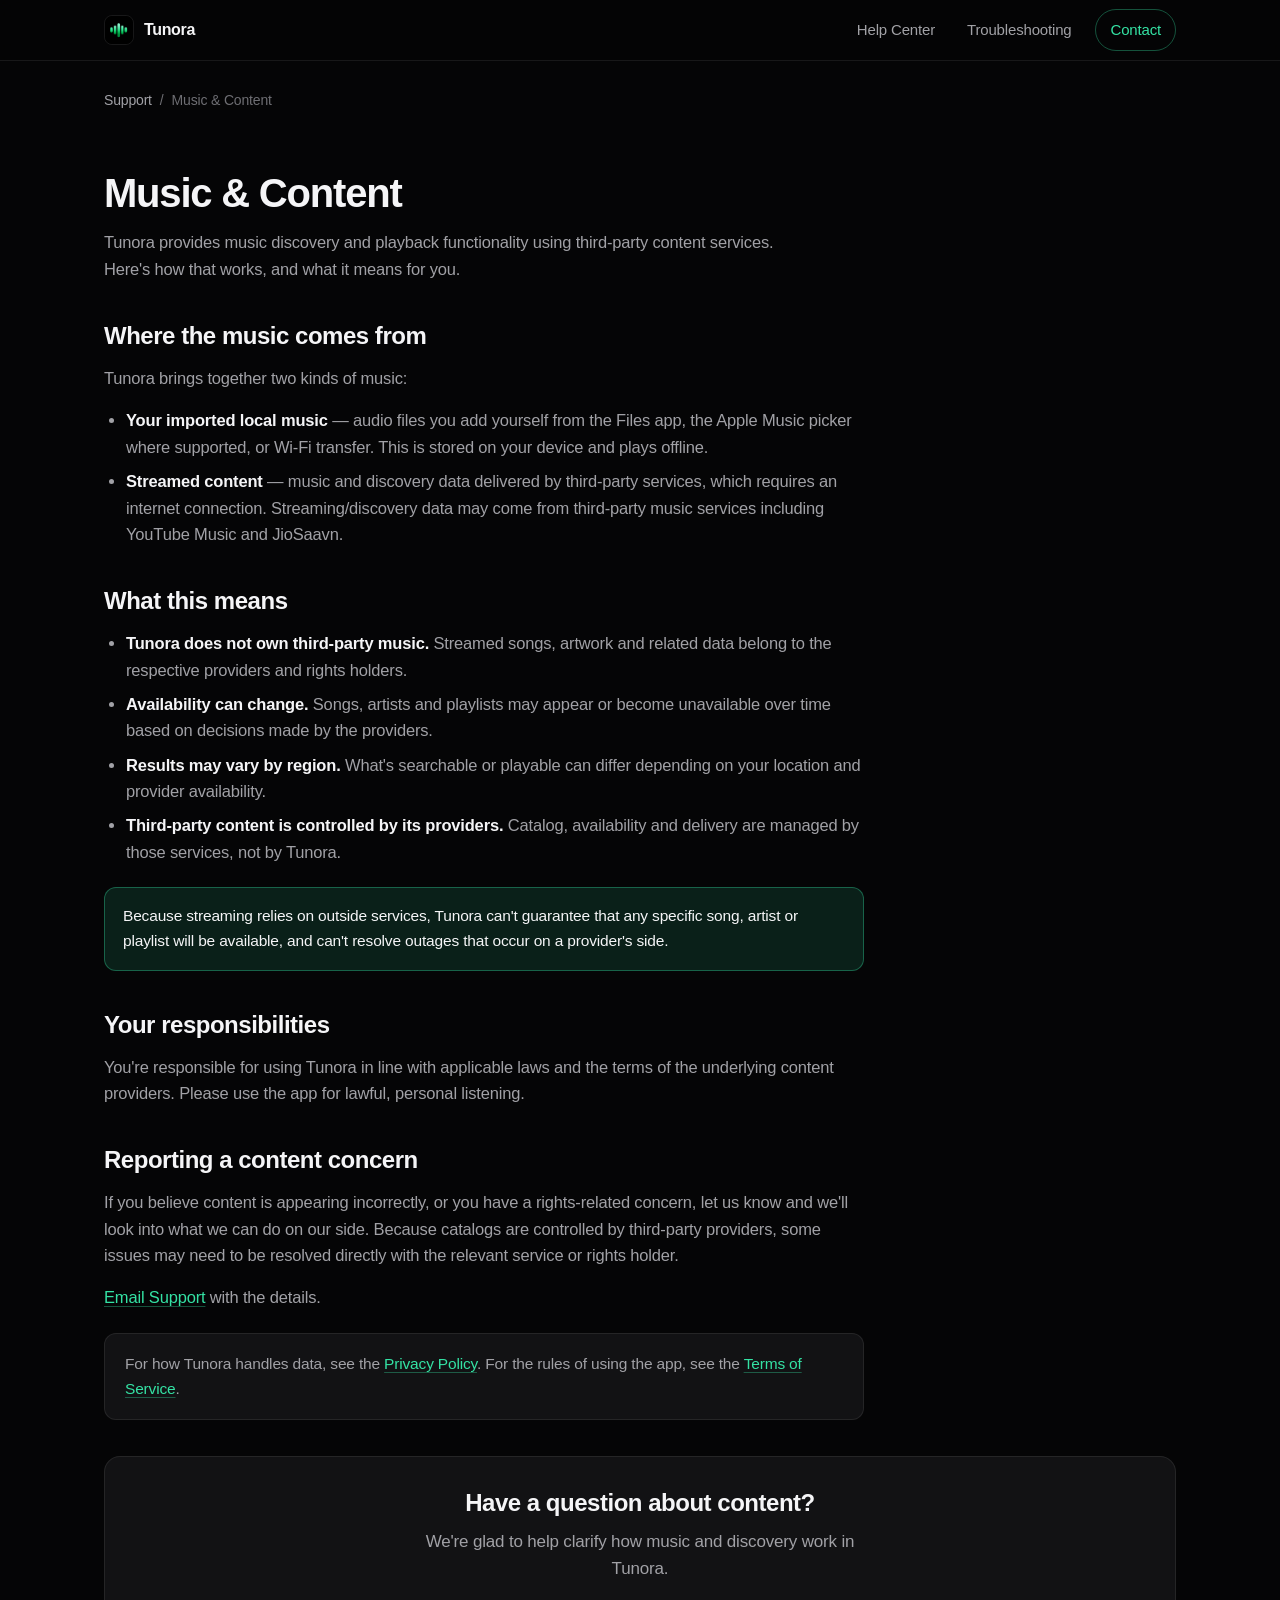
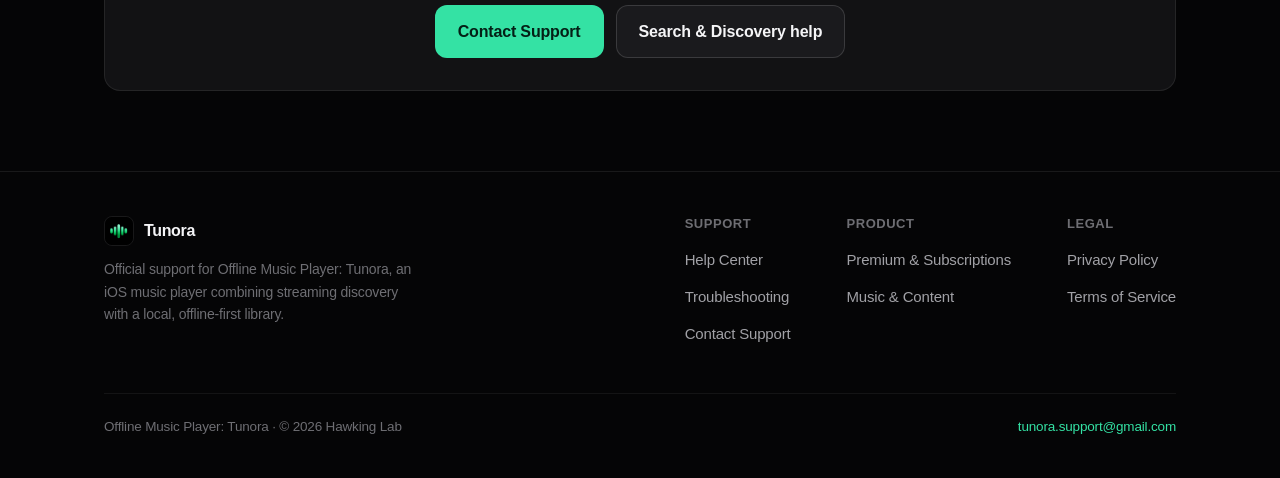
<file: music-content.html>
<!DOCTYPE html>
<html lang="en">
<head>
  <meta charset="UTF-8" />
  <meta name="viewport" content="width=device-width, initial-scale=1" />
  <title>Music &amp; Content — Tunora</title>
  <meta name="description" content="How music content works in Tunora: streaming and discovery come from third-party services, availability can change, and Tunora does not own third-party music." />
  <meta name="theme-color" content="#050506" />
  <link rel="icon" href="assets/logo.png" type="image/png" />
  <link rel="apple-touch-icon" href="assets/apple-touch-icon.png" />
  <link rel="canonical" href="./music-content.html" />
  <link rel="stylesheet" href="styles.css" />
</head>
<body>
  <a class="skip-link" href="#main">Skip to content</a>

  <header class="site-header">
    <div class="container header-inner">
      <a class="brand" href="index.html" aria-label="Tunora — home">
        <img class="logo" src="assets/logo.png" alt="" width="28" height="28" />
        <span class="brand-text">Tunora</span>
      </a>
      <button class="nav-toggle" aria-label="Toggle menu" aria-expanded="false" aria-controls="primary-nav">
        <svg viewBox="0 0 24 24" fill="none" aria-hidden="true"><path d="M3 6h18M3 12h18M3 18h18" stroke="currentColor" stroke-width="2" stroke-linecap="round"/></svg>
      </button>
      <nav class="nav" id="primary-nav" aria-label="Primary">
        <a href="help.html">Help Center</a>
        <a href="troubleshooting.html">Troubleshooting</a>
        <a class="nav-cta" href="contact.html">Contact</a>
      </nav>
    </div>
  </header>

  <main id="main">
    <div class="container">
      <nav class="breadcrumbs" aria-label="Breadcrumb">
        <ol>
          <li><a href="index.html">Support</a></li>
          <li class="sep" aria-hidden="true">/</li>
          <li aria-current="page">Music &amp; Content</li>
        </ol>
      </nav>

      <section class="section-tight">
        <div class="prose">
          <h1 class="page-title">Music &amp; Content</h1>
          <p class="page-intro">Tunora provides music discovery and playback functionality using third-party content services. Here's how that works, and what it means for you.</p>

          <h2>Where the music comes from</h2>
          <p>Tunora brings together two kinds of music:</p>
          <ul>
            <li><strong>Your imported local music</strong> — audio files you add yourself from the Files app, the Apple Music picker where supported, or Wi-Fi transfer. This is stored on your device and plays offline.</li>
            <li><strong>Streamed content</strong> — music and discovery data delivered by third-party services, which requires an internet connection. Streaming/discovery data may come from third-party music services including YouTube Music and JioSaavn.</li>
          </ul>

          <h2>What this means</h2>
          <ul>
            <li><strong>Tunora does not own third-party music.</strong> Streamed songs, artwork and related data belong to the respective providers and rights holders.</li>
            <li><strong>Availability can change.</strong> Songs, artists and playlists may appear or become unavailable over time based on decisions made by the providers.</li>
            <li><strong>Results may vary by region.</strong> What's searchable or playable can differ depending on your location and provider availability.</li>
            <li><strong>Third-party content is controlled by its providers.</strong> Catalog, availability and delivery are managed by those services, not by Tunora.</li>
          </ul>

          <div class="note">
            <p>Because streaming relies on outside services, Tunora can't guarantee that any specific song, artist or playlist will be available, and can't resolve outages that occur on a provider's side.</p>
          </div>

          <h2>Your responsibilities</h2>
          <p>You're responsible for using Tunora in line with applicable laws and the terms of the underlying content providers. Please use the app for lawful, personal listening.</p>

          <h2>Reporting a content concern</h2>
          <p>If you believe content is appearing incorrectly, or you have a rights-related concern, let us know and we'll look into what we can do on our side. Because catalogs are controlled by third-party providers, some issues may need to be resolved directly with the relevant service or rights holder.</p>
          <p><a data-support-email href="mailto:tunora.support@gmail.com">Email Support</a> with the details.</p>

          <div class="info-box">
            <p>For how Tunora handles data, see the <a data-privacy-link href="privacy.html">Privacy Policy</a>. For the rules of using the app, see the <a data-terms-link href="terms.html">Terms of Service</a>.</p>
          </div>
        </div>

        <div class="callout" style="margin-top:36px">
          <h2>Have a question about content?</h2>
          <p>We're glad to help clarify how music and discovery work in Tunora.</p>
          <div class="actions">
            <a class="btn btn-primary" href="contact.html">Contact Support</a>
            <a class="btn btn-secondary" href="help.html#search">Search &amp; Discovery help</a>
          </div>
        </div>
      </section>
    </div>
  </main>

  <footer class="site-footer">
    <div class="container">
      <div class="footer-grid">
        <div class="footer-brand">
          <a class="brand" href="index.html">
            <img class="logo" src="assets/logo.png" alt="" width="28" height="28" />
            <span class="brand-text">Tunora</span>
          </a>
          <p>Official support for Offline Music Player: Tunora, an iOS music player combining streaming discovery with a local, offline-first library.</p>
        </div>
        <div class="footer-links">
          <div class="footer-col">
            <h4>Support</h4>
            <ul>
              <li><a href="help.html">Help Center</a></li>
              <li><a href="troubleshooting.html">Troubleshooting</a></li>
              <li><a href="contact.html">Contact Support</a></li>
            </ul>
          </div>
          <div class="footer-col">
            <h4>Product</h4>
            <ul>
              <li><a href="premium.html">Premium &amp; Subscriptions</a></li>
              <li><a href="music-content.html">Music &amp; Content</a></li>
            </ul>
          </div>
          <div class="footer-col">
            <h4>Legal</h4>
            <ul>
              <li><a data-privacy-link href="privacy.html">Privacy Policy</a></li>
              <li><a data-terms-link href="terms.html">Terms of Service</a></li>
            </ul>
          </div>
        </div>
      </div>
      <div class="footer-bottom">
        <span>Offline Music Player: Tunora · © 2026 Hawking Lab</span>
        <span><a data-support-email data-support-email-text href="mailto:tunora.support@gmail.com">tunora.support@gmail.com</a></span>
      </div>
    </div>
  </footer>

  <script src="config.js"></script>
  <script src="main.js"></script>
</body>
</html>
</file>
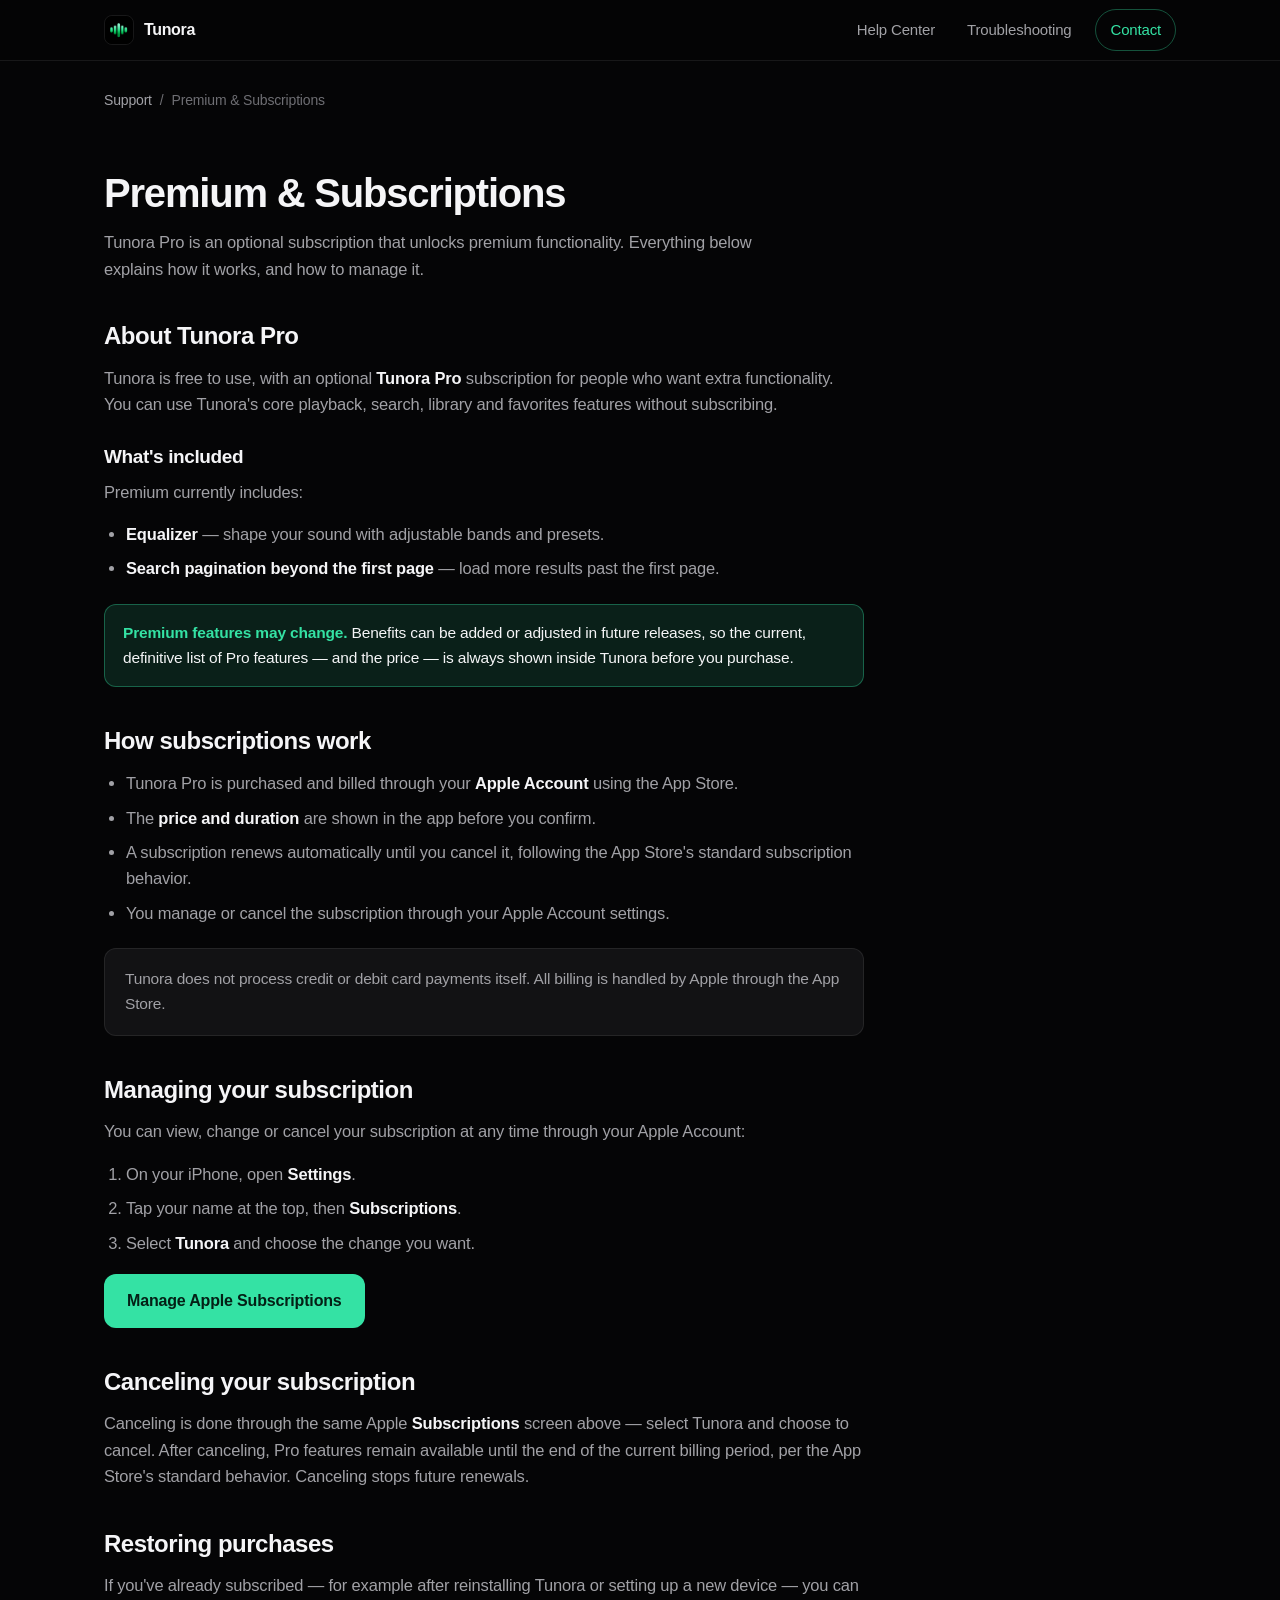
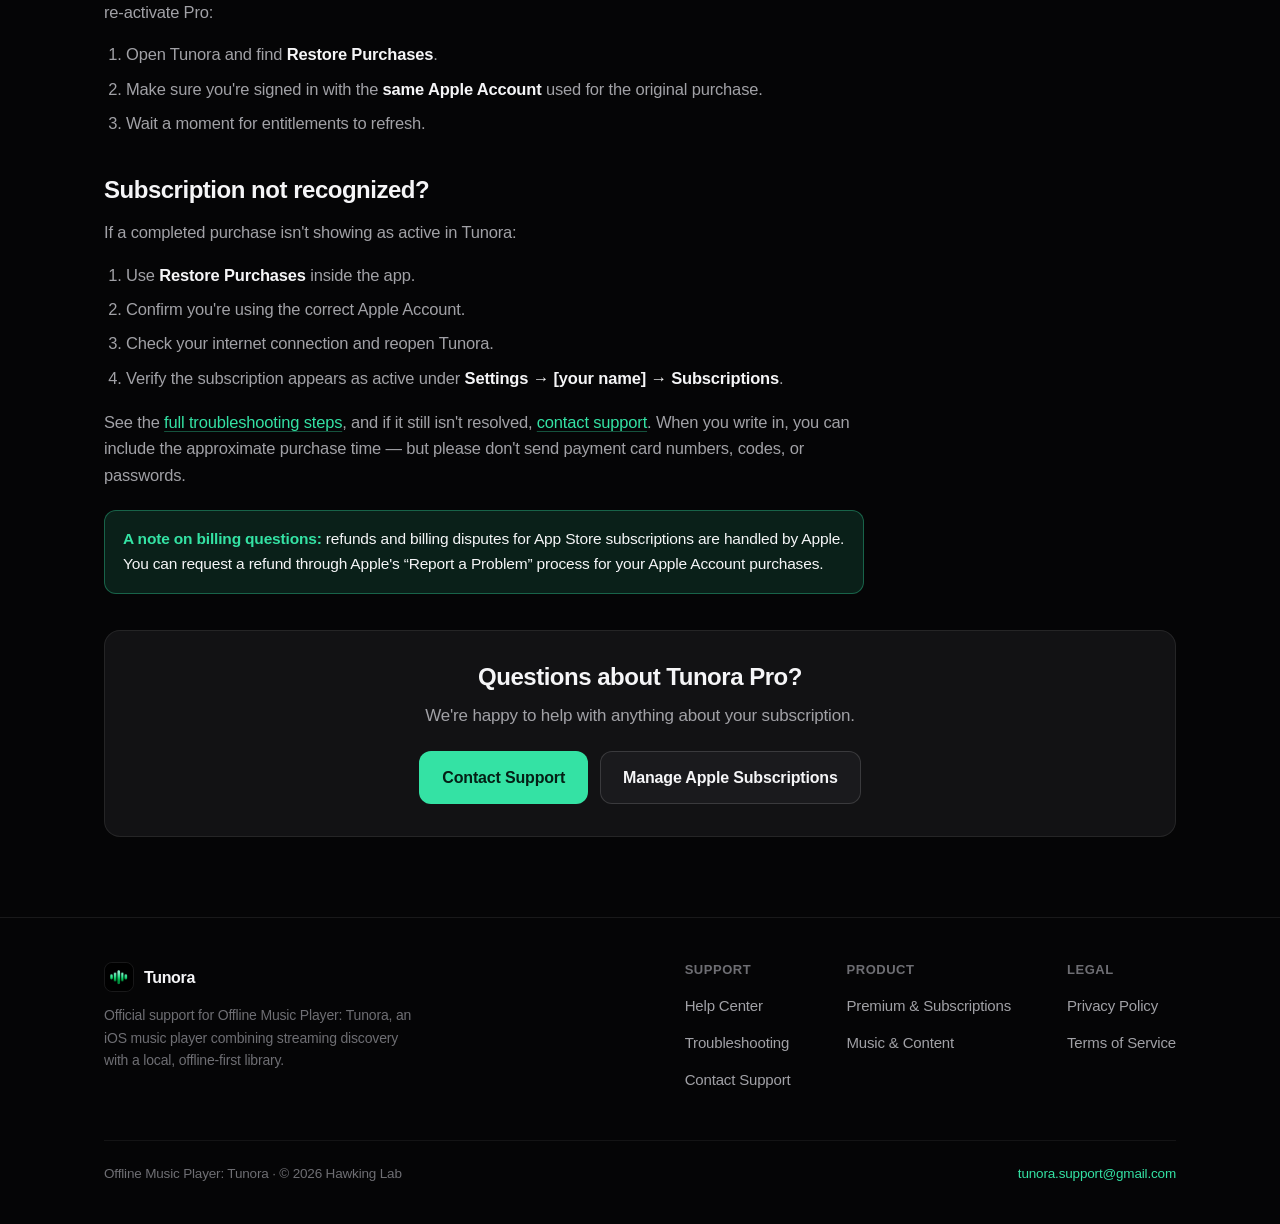
<file: premium.html>
<!DOCTYPE html>
<html lang="en">
<head>
  <meta charset="UTF-8" />
  <meta name="viewport" content="width=device-width, initial-scale=1" />
  <title>Premium &amp; Subscriptions — Tunora</title>
  <meta name="description" content="How Tunora Pro works: an optional subscription billed through the App Store. Manage, cancel or restore your subscription." />
  <meta name="theme-color" content="#050506" />
  <link rel="icon" href="assets/logo.png" type="image/png" />
  <link rel="apple-touch-icon" href="assets/apple-touch-icon.png" />
  <link rel="canonical" href="./premium.html" />
  <link rel="stylesheet" href="styles.css" />
</head>
<body>
  <a class="skip-link" href="#main">Skip to content</a>

  <header class="site-header">
    <div class="container header-inner">
      <a class="brand" href="index.html" aria-label="Tunora — home">
        <img class="logo" src="assets/logo.png" alt="" width="28" height="28" />
        <span class="brand-text">Tunora</span>
      </a>
      <button class="nav-toggle" aria-label="Toggle menu" aria-expanded="false" aria-controls="primary-nav">
        <svg viewBox="0 0 24 24" fill="none" aria-hidden="true"><path d="M3 6h18M3 12h18M3 18h18" stroke="currentColor" stroke-width="2" stroke-linecap="round"/></svg>
      </button>
      <nav class="nav" id="primary-nav" aria-label="Primary">
        <a href="help.html">Help Center</a>
        <a href="troubleshooting.html">Troubleshooting</a>
        <a class="nav-cta" href="contact.html">Contact</a>
      </nav>
    </div>
  </header>

  <main id="main">
    <div class="container">
      <nav class="breadcrumbs" aria-label="Breadcrumb">
        <ol>
          <li><a href="index.html">Support</a></li>
          <li class="sep" aria-hidden="true">/</li>
          <li aria-current="page">Premium &amp; Subscriptions</li>
        </ol>
      </nav>

      <section class="section-tight">
        <div class="prose">
          <h1 class="page-title">Premium &amp; Subscriptions</h1>
          <p class="page-intro">Tunora Pro is an optional subscription that unlocks premium functionality. Everything below explains how it works, and how to manage it.</p>

          <h2>About Tunora Pro</h2>
          <p>Tunora is free to use, with an optional <strong>Tunora Pro</strong> subscription for people who want extra functionality. You can use Tunora's core playback, search, library and favorites features without subscribing.</p>

          <h3>What's included</h3>
          <p>Premium currently includes:</p>
          <ul>
            <li><strong>Equalizer</strong> — shape your sound with adjustable bands and presets.</li>
            <li><strong>Search pagination beyond the first page</strong> — load more results past the first page.</li>
          </ul>
          <div class="note">
            <p><strong>Premium features may change.</strong> Benefits can be added or adjusted in future releases, so the current, definitive list of Pro features — and the price — is always shown inside Tunora before you purchase.</p>
          </div>

          <h2 id="how-it-works">How subscriptions work</h2>
          <ul>
            <li>Tunora Pro is purchased and billed through your <strong>Apple Account</strong> using the App Store.</li>
            <li>The <strong>price and duration</strong> are shown in the app before you confirm.</li>
            <li>A subscription renews automatically until you cancel it, following the App Store's standard subscription behavior.</li>
            <li>You manage or cancel the subscription through your Apple Account settings.</li>
          </ul>
          <div class="info-box">
            <p>Tunora does not process credit or debit card payments itself. All billing is handled by Apple through the App Store.</p>
          </div>

          <h2 id="manage">Managing your subscription</h2>
          <p>You can view, change or cancel your subscription at any time through your Apple Account:</p>
          <ol>
            <li>On your iPhone, open <strong>Settings</strong>.</li>
            <li>Tap your name at the top, then <strong>Subscriptions</strong>.</li>
            <li>Select <strong>Tunora</strong> and choose the change you want.</li>
          </ol>
          <p style="margin-top:18px">
            <a class="btn btn-primary" data-manage-subs href="https://apps.apple.com/account/subscriptions" target="_blank" rel="noopener">Manage Apple Subscriptions</a>
          </p>

          <h2 id="cancel">Canceling your subscription</h2>
          <p>Canceling is done through the same Apple <strong>Subscriptions</strong> screen above — select Tunora and choose to cancel. After canceling, Pro features remain available until the end of the current billing period, per the App Store's standard behavior. Canceling stops future renewals.</p>

          <h2 id="restore">Restoring purchases</h2>
          <p>If you've already subscribed — for example after reinstalling Tunora or setting up a new device — you can re-activate Pro:</p>
          <ol>
            <li>Open Tunora and find <strong>Restore Purchases</strong>.</li>
            <li>Make sure you're signed in with the <strong>same Apple Account</strong> used for the original purchase.</li>
            <li>Wait a moment for entitlements to refresh.</li>
          </ol>

          <h2 id="not-recognized">Subscription not recognized?</h2>
          <p>If a completed purchase isn't showing as active in Tunora:</p>
          <ol>
            <li>Use <strong>Restore Purchases</strong> inside the app.</li>
            <li>Confirm you're using the correct Apple Account.</li>
            <li>Check your internet connection and reopen Tunora.</li>
            <li>Verify the subscription appears as active under <strong>Settings → [your name] → Subscriptions</strong>.</li>
          </ol>
          <p>See the <a href="troubleshooting.html#pro-not-active">full troubleshooting steps</a>, and if it still isn't resolved, <a href="contact.html">contact support</a>. When you write in, you can include the approximate purchase time — but please don't send payment card numbers, codes, or passwords.</p>

          <div class="note">
            <p><strong>A note on billing questions:</strong> refunds and billing disputes for App Store subscriptions are handled by Apple. You can request a refund through Apple's “Report a Problem” process for your Apple Account purchases.</p>
          </div>
        </div>

        <div class="callout" style="margin-top:36px">
          <h2>Questions about Tunora Pro?</h2>
          <p>We're happy to help with anything about your subscription.</p>
          <div class="actions">
            <a class="btn btn-primary" href="contact.html">Contact Support</a>
            <a class="btn btn-secondary" data-manage-subs href="https://apps.apple.com/account/subscriptions" target="_blank" rel="noopener">Manage Apple Subscriptions</a>
          </div>
        </div>
      </section>
    </div>
  </main>

  <footer class="site-footer">
    <div class="container">
      <div class="footer-grid">
        <div class="footer-brand">
          <a class="brand" href="index.html">
            <img class="logo" src="assets/logo.png" alt="" width="28" height="28" />
            <span class="brand-text">Tunora</span>
          </a>
          <p>Official support for Offline Music Player: Tunora, an iOS music player combining streaming discovery with a local, offline-first library.</p>
        </div>
        <div class="footer-links">
          <div class="footer-col">
            <h4>Support</h4>
            <ul>
              <li><a href="help.html">Help Center</a></li>
              <li><a href="troubleshooting.html">Troubleshooting</a></li>
              <li><a href="contact.html">Contact Support</a></li>
            </ul>
          </div>
          <div class="footer-col">
            <h4>Product</h4>
            <ul>
              <li><a href="premium.html">Premium &amp; Subscriptions</a></li>
              <li><a href="music-content.html">Music &amp; Content</a></li>
            </ul>
          </div>
          <div class="footer-col">
            <h4>Legal</h4>
            <ul>
              <li><a data-privacy-link href="privacy.html">Privacy Policy</a></li>
              <li><a data-terms-link href="terms.html">Terms of Service</a></li>
            </ul>
          </div>
        </div>
      </div>
      <div class="footer-bottom">
        <span>Offline Music Player: Tunora · © 2026 Hawking Lab</span>
        <span><a data-support-email data-support-email-text href="mailto:tunora.support@gmail.com">tunora.support@gmail.com</a></span>
      </div>
    </div>
  </footer>

  <script src="config.js"></script>
  <script src="main.js"></script>
</body>
</html>
</file>
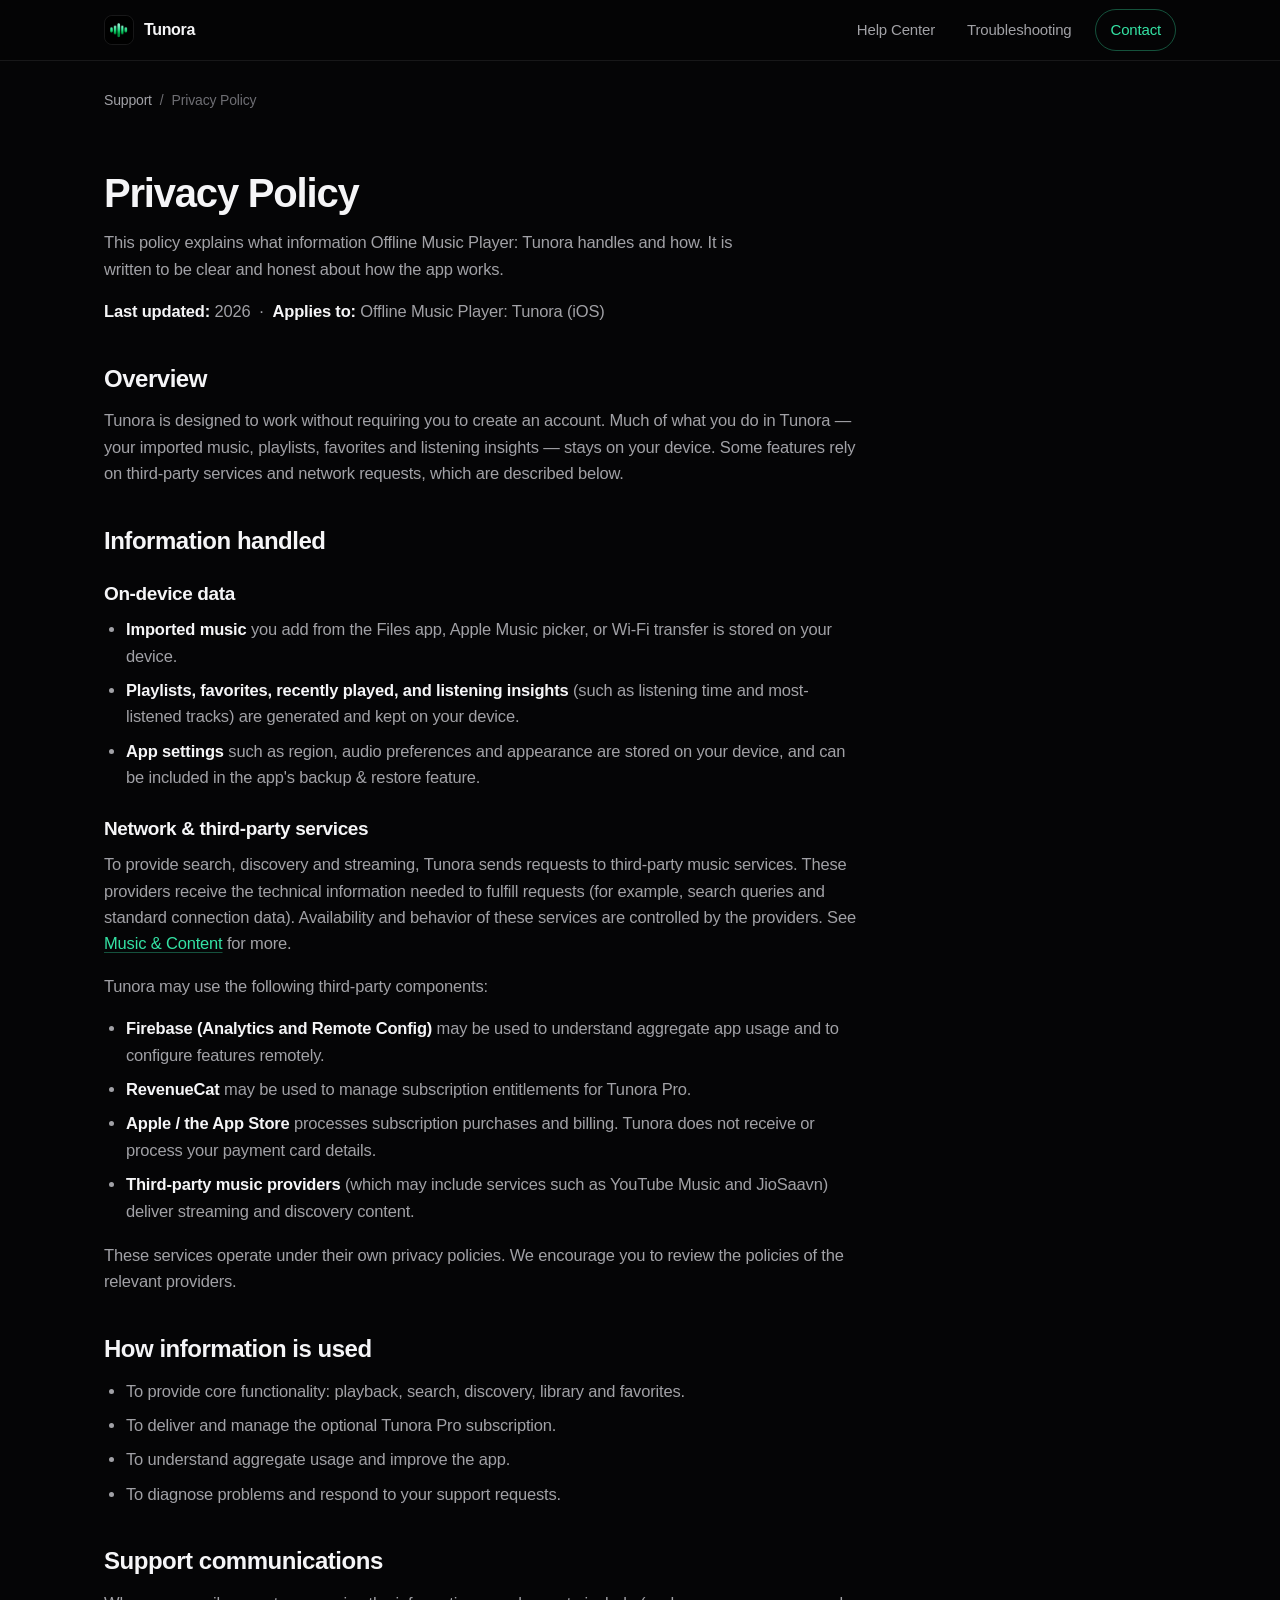
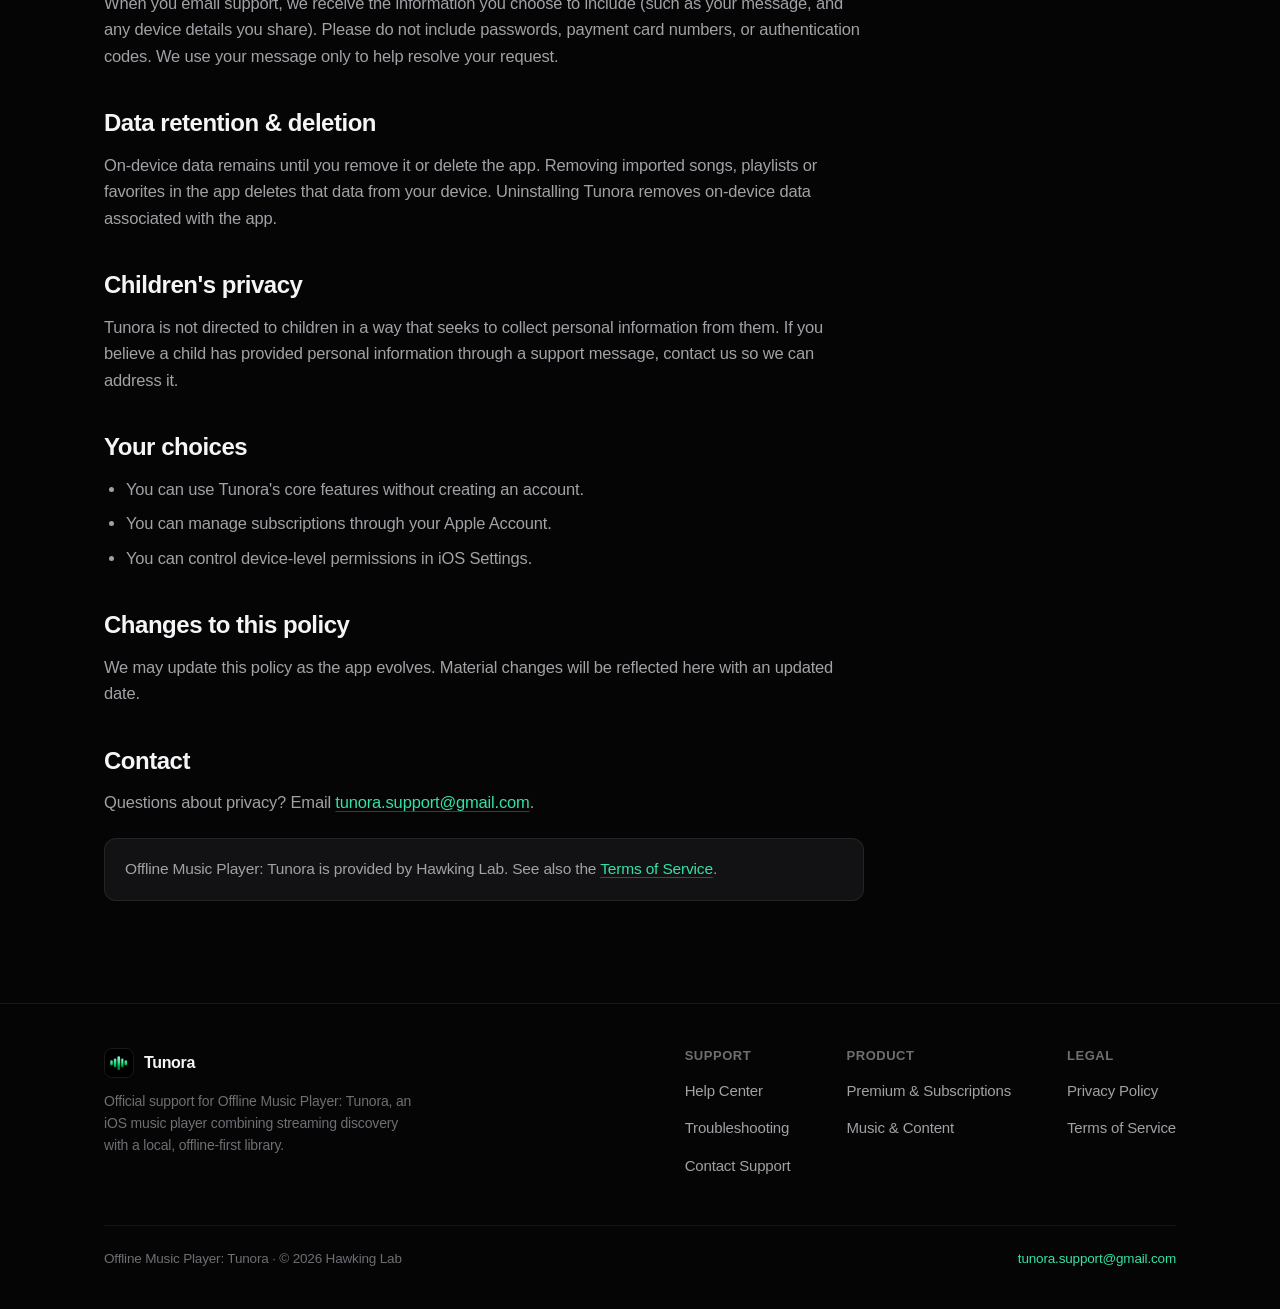
<file: privacy.html>
<!DOCTYPE html>
<html lang="en">
<head>
  <meta charset="UTF-8" />
  <meta name="viewport" content="width=device-width, initial-scale=1" />
  <title>Privacy Policy — Tunora</title>
  <meta name="description" content="Offline Music Player: Tunora privacy policy. How Tunora handles data, third-party services, and your choices." />
  <meta name="theme-color" content="#050506" />
  <link rel="icon" href="assets/logo.png" type="image/png" />
  <link rel="apple-touch-icon" href="assets/apple-touch-icon.png" />
  <link rel="canonical" href="./privacy.html" />
  <link rel="stylesheet" href="styles.css" />
</head>
<body>
  <a class="skip-link" href="#main">Skip to content</a>

  <header class="site-header">
    <div class="container header-inner">
      <a class="brand" href="index.html" aria-label="Tunora — home">
        <img class="logo" src="assets/logo.png" alt="" width="28" height="28" />
        <span class="brand-text">Tunora</span>
      </a>
      <button class="nav-toggle" aria-label="Toggle menu" aria-expanded="false" aria-controls="primary-nav">
        <svg viewBox="0 0 24 24" fill="none" aria-hidden="true"><path d="M3 6h18M3 12h18M3 18h18" stroke="currentColor" stroke-width="2" stroke-linecap="round"/></svg>
      </button>
      <nav class="nav" id="primary-nav" aria-label="Primary">
        <a href="help.html">Help Center</a>
        <a href="troubleshooting.html">Troubleshooting</a>
        <a class="nav-cta" href="contact.html">Contact</a>
      </nav>
    </div>
  </header>

  <main id="main">
    <div class="container">
      <nav class="breadcrumbs" aria-label="Breadcrumb">
        <ol>
          <li><a href="index.html">Support</a></li>
          <li class="sep" aria-hidden="true">/</li>
          <li aria-current="page">Privacy Policy</li>
        </ol>
      </nav>

      <section class="section-tight">
        <div class="prose">
          <h1 class="page-title">Privacy Policy</h1>
          <p class="page-intro">This policy explains what information Offline Music Player: Tunora handles and how. It is written to be clear and honest about how the app works.</p>
          <p><strong>Last updated:</strong> 2026 &nbsp;·&nbsp; <strong>Applies to:</strong> Offline Music Player: Tunora (iOS)</p>

          <h2>Overview</h2>
          <p>Tunora is designed to work without requiring you to create an account. Much of what you do in Tunora — your imported music, playlists, favorites and listening insights — stays on your device. Some features rely on third-party services and network requests, which are described below.</p>

          <h2>Information handled</h2>
          <h3>On-device data</h3>
          <ul>
            <li><strong>Imported music</strong> you add from the Files app, Apple Music picker, or Wi-Fi transfer is stored on your device.</li>
            <li><strong>Playlists, favorites, recently played, and listening insights</strong> (such as listening time and most-listened tracks) are generated and kept on your device.</li>
            <li><strong>App settings</strong> such as region, audio preferences and appearance are stored on your device, and can be included in the app's backup &amp; restore feature.</li>
          </ul>

          <h3>Network &amp; third-party services</h3>
          <p>To provide search, discovery and streaming, Tunora sends requests to third-party music services. These providers receive the technical information needed to fulfill requests (for example, search queries and standard connection data). Availability and behavior of these services are controlled by the providers. See <a href="music-content.html">Music &amp; Content</a> for more.</p>
          <p>Tunora may use the following third-party components:</p>
          <ul>
            <li><strong>Firebase (Analytics and Remote Config)</strong> may be used to understand aggregate app usage and to configure features remotely.</li>
            <li><strong>RevenueCat</strong> may be used to manage subscription entitlements for Tunora Pro.</li>
            <li><strong>Apple / the App Store</strong> processes subscription purchases and billing. Tunora does not receive or process your payment card details.</li>
            <li><strong>Third-party music providers</strong> (which may include services such as YouTube Music and JioSaavn) deliver streaming and discovery content.</li>
          </ul>
          <p>These services operate under their own privacy policies. We encourage you to review the policies of the relevant providers.</p>

          <h2>How information is used</h2>
          <ul>
            <li>To provide core functionality: playback, search, discovery, library and favorites.</li>
            <li>To deliver and manage the optional Tunora Pro subscription.</li>
            <li>To understand aggregate usage and improve the app.</li>
            <li>To diagnose problems and respond to your support requests.</li>
          </ul>

          <h2>Support communications</h2>
          <p>When you email support, we receive the information you choose to include (such as your message, and any device details you share). Please do not include passwords, payment card numbers, or authentication codes. We use your message only to help resolve your request.</p>

          <h2>Data retention &amp; deletion</h2>
          <p>On-device data remains until you remove it or delete the app. Removing imported songs, playlists or favorites in the app deletes that data from your device. Uninstalling Tunora removes on-device data associated with the app.</p>

          <h2>Children's privacy</h2>
          <p>Tunora is not directed to children in a way that seeks to collect personal information from them. If you believe a child has provided personal information through a support message, contact us so we can address it.</p>

          <h2>Your choices</h2>
          <ul>
            <li>You can use Tunora's core features without creating an account.</li>
            <li>You can manage subscriptions through your Apple Account.</li>
            <li>You can control device-level permissions in iOS Settings.</li>
          </ul>

          <h2>Changes to this policy</h2>
          <p>We may update this policy as the app evolves. Material changes will be reflected here with an updated date.</p>

          <h2>Contact</h2>
          <p>Questions about privacy? Email <a data-support-email data-support-email-text href="mailto:tunora.support@gmail.com">tunora.support@gmail.com</a>.</p>

          <div class="info-box">
            <p>Offline Music Player: Tunora is provided by Hawking Lab. See also the <a data-terms-link href="terms.html">Terms of Service</a>.</p>
          </div>
        </div>
      </section>
    </div>
  </main>

  <footer class="site-footer">
    <div class="container">
      <div class="footer-grid">
        <div class="footer-brand">
          <a class="brand" href="index.html">
            <img class="logo" src="assets/logo.png" alt="" width="28" height="28" />
            <span class="brand-text">Tunora</span>
          </a>
          <p>Official support for Offline Music Player: Tunora, an iOS music player combining streaming discovery with a local, offline-first library.</p>
        </div>
        <div class="footer-links">
          <div class="footer-col">
            <h4>Support</h4>
            <ul>
              <li><a href="help.html">Help Center</a></li>
              <li><a href="troubleshooting.html">Troubleshooting</a></li>
              <li><a href="contact.html">Contact Support</a></li>
            </ul>
          </div>
          <div class="footer-col">
            <h4>Product</h4>
            <ul>
              <li><a href="premium.html">Premium &amp; Subscriptions</a></li>
              <li><a href="music-content.html">Music &amp; Content</a></li>
            </ul>
          </div>
          <div class="footer-col">
            <h4>Legal</h4>
            <ul>
              <li><a data-privacy-link href="privacy.html">Privacy Policy</a></li>
              <li><a data-terms-link href="terms.html">Terms of Service</a></li>
            </ul>
          </div>
        </div>
      </div>
      <div class="footer-bottom">
        <span>Offline Music Player: Tunora · © 2026 Hawking Lab</span>
        <span><a data-support-email data-support-email-text href="mailto:tunora.support@gmail.com">tunora.support@gmail.com</a></span>
      </div>
    </div>
  </footer>

  <script src="config.js"></script>
  <script src="main.js"></script>
</body>
</html>
</file>
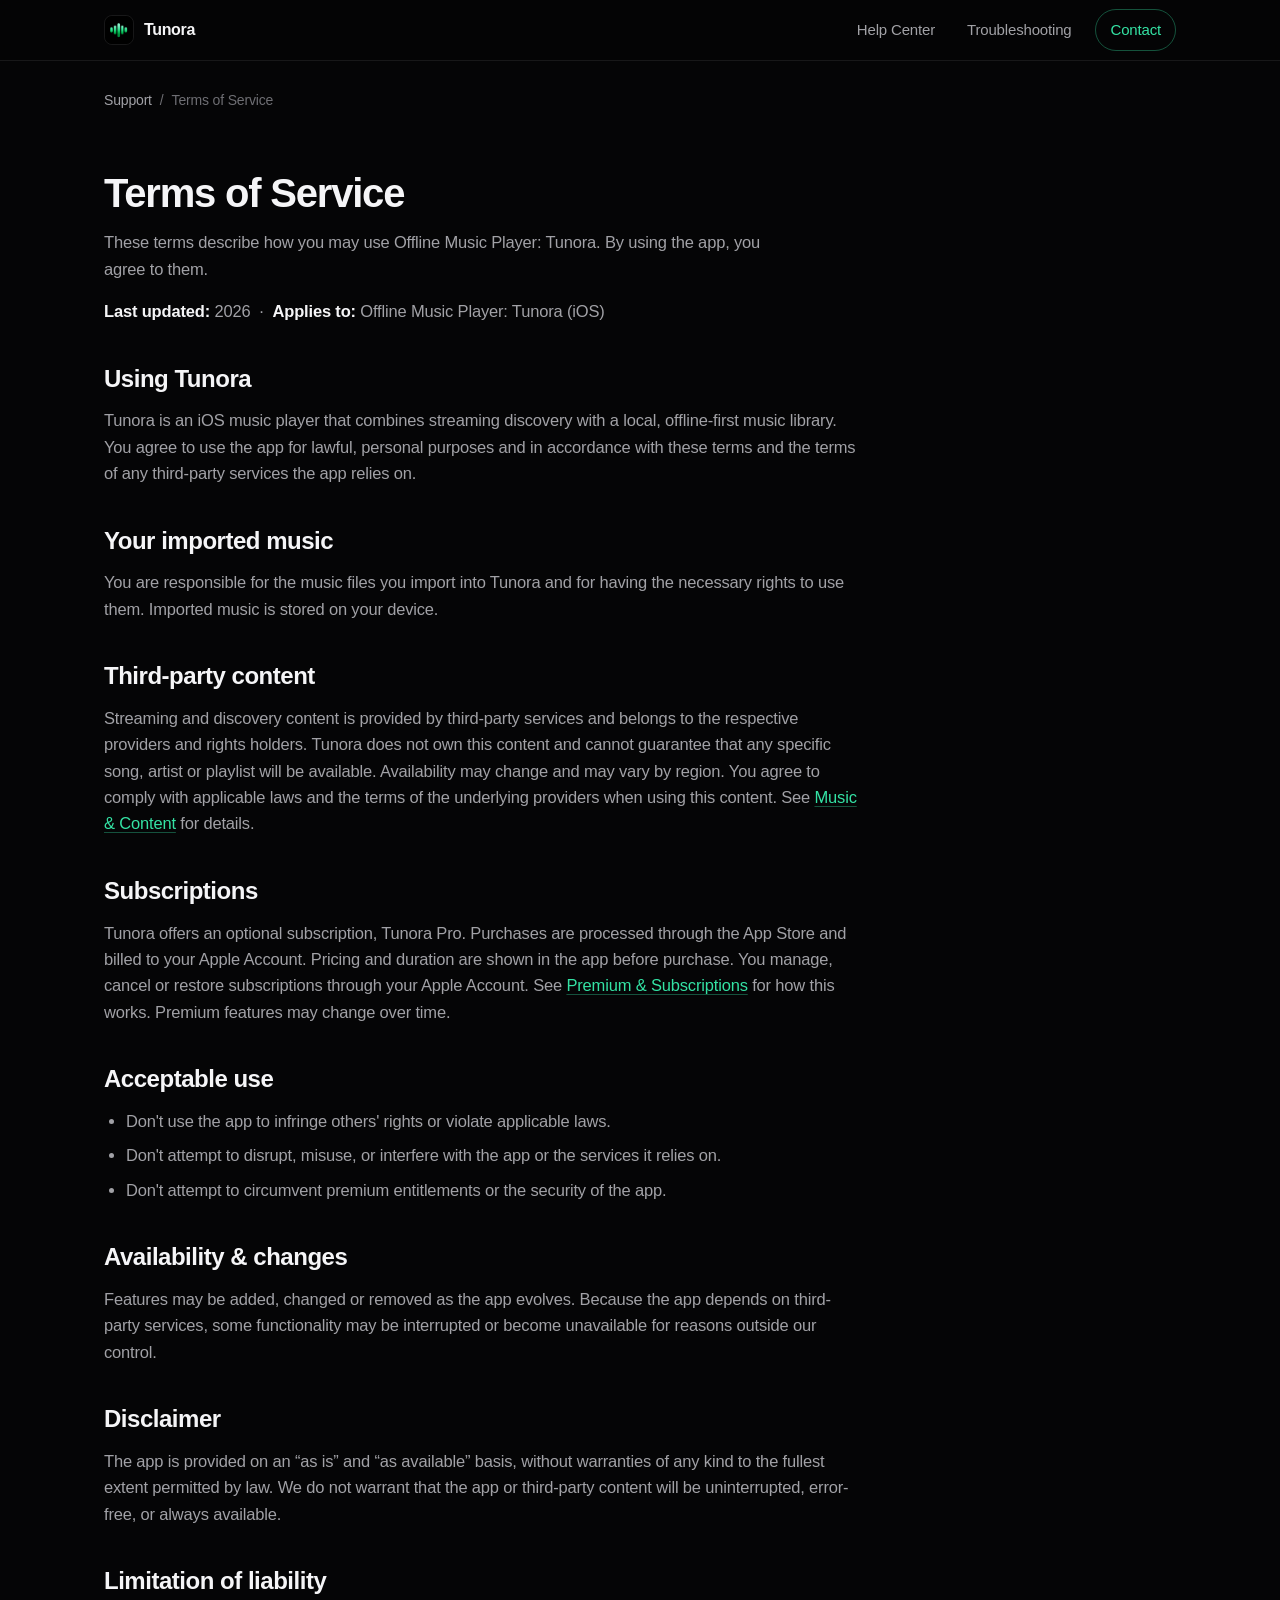
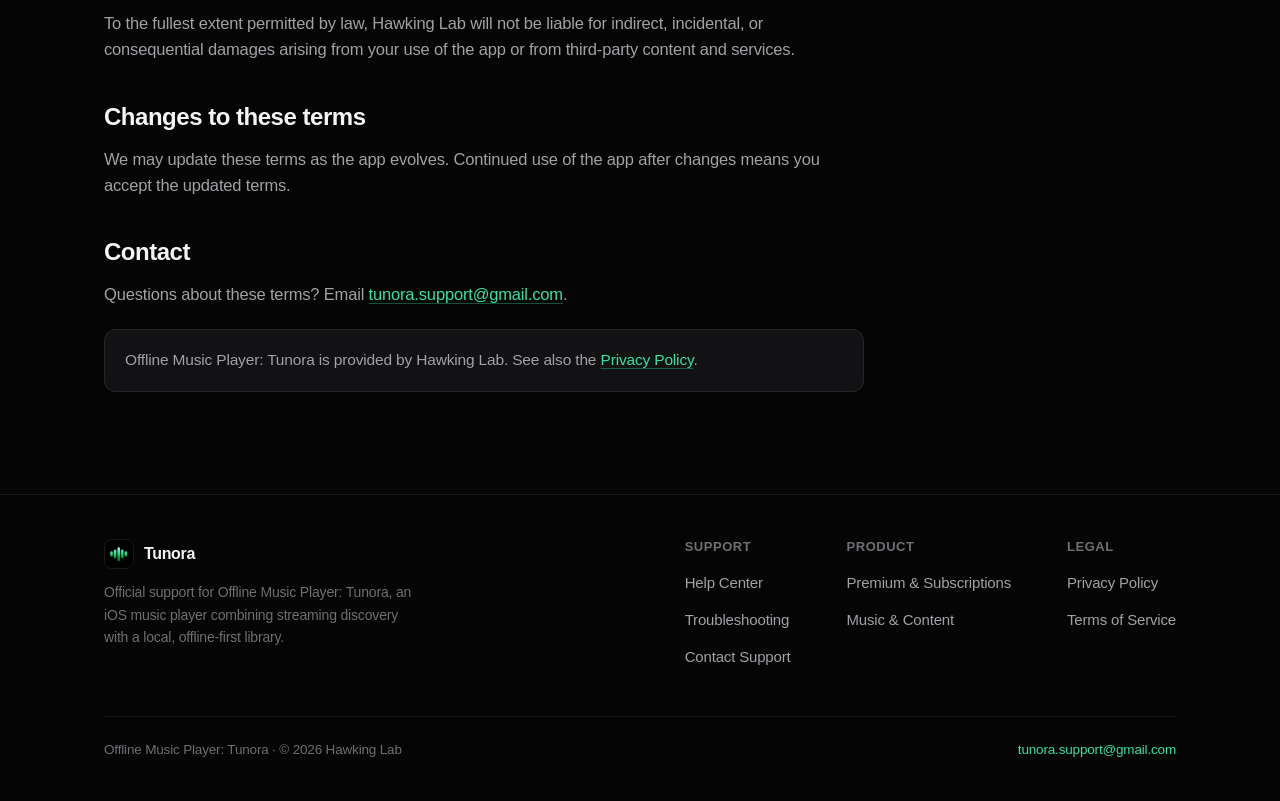
<file: terms.html>
<!DOCTYPE html>
<html lang="en">
<head>
  <meta charset="UTF-8" />
  <meta name="viewport" content="width=device-width, initial-scale=1" />
  <title>Terms of Service — Tunora</title>
  <meta name="description" content="Terms of Service for Offline Music Player: Tunora. The rules for using the app, third-party content, subscriptions and more." />
  <meta name="theme-color" content="#050506" />
  <link rel="icon" href="assets/logo.png" type="image/png" />
  <link rel="apple-touch-icon" href="assets/apple-touch-icon.png" />
  <link rel="canonical" href="./terms.html" />
  <link rel="stylesheet" href="styles.css" />
</head>
<body>
  <a class="skip-link" href="#main">Skip to content</a>

  <header class="site-header">
    <div class="container header-inner">
      <a class="brand" href="index.html" aria-label="Tunora — home">
        <img class="logo" src="assets/logo.png" alt="" width="28" height="28" />
        <span class="brand-text">Tunora</span>
      </a>
      <button class="nav-toggle" aria-label="Toggle menu" aria-expanded="false" aria-controls="primary-nav">
        <svg viewBox="0 0 24 24" fill="none" aria-hidden="true"><path d="M3 6h18M3 12h18M3 18h18" stroke="currentColor" stroke-width="2" stroke-linecap="round"/></svg>
      </button>
      <nav class="nav" id="primary-nav" aria-label="Primary">
        <a href="help.html">Help Center</a>
        <a href="troubleshooting.html">Troubleshooting</a>
        <a class="nav-cta" href="contact.html">Contact</a>
      </nav>
    </div>
  </header>

  <main id="main">
    <div class="container">
      <nav class="breadcrumbs" aria-label="Breadcrumb">
        <ol>
          <li><a href="index.html">Support</a></li>
          <li class="sep" aria-hidden="true">/</li>
          <li aria-current="page">Terms of Service</li>
        </ol>
      </nav>

      <section class="section-tight">
        <div class="prose">
          <h1 class="page-title">Terms of Service</h1>
          <p class="page-intro">These terms describe how you may use Offline Music Player: Tunora. By using the app, you agree to them.</p>
          <p><strong>Last updated:</strong> 2026 &nbsp;·&nbsp; <strong>Applies to:</strong> Offline Music Player: Tunora (iOS)</p>

          <h2>Using Tunora</h2>
          <p>Tunora is an iOS music player that combines streaming discovery with a local, offline-first music library. You agree to use the app for lawful, personal purposes and in accordance with these terms and the terms of any third-party services the app relies on.</p>

          <h2>Your imported music</h2>
          <p>You are responsible for the music files you import into Tunora and for having the necessary rights to use them. Imported music is stored on your device.</p>

          <h2>Third-party content</h2>
          <p>Streaming and discovery content is provided by third-party services and belongs to the respective providers and rights holders. Tunora does not own this content and cannot guarantee that any specific song, artist or playlist will be available. Availability may change and may vary by region. You agree to comply with applicable laws and the terms of the underlying providers when using this content. See <a href="music-content.html">Music &amp; Content</a> for details.</p>

          <h2>Subscriptions</h2>
          <p>Tunora offers an optional subscription, Tunora Pro. Purchases are processed through the App Store and billed to your Apple Account. Pricing and duration are shown in the app before purchase. You manage, cancel or restore subscriptions through your Apple Account. See <a href="premium.html">Premium &amp; Subscriptions</a> for how this works. Premium features may change over time.</p>

          <h2>Acceptable use</h2>
          <ul>
            <li>Don't use the app to infringe others' rights or violate applicable laws.</li>
            <li>Don't attempt to disrupt, misuse, or interfere with the app or the services it relies on.</li>
            <li>Don't attempt to circumvent premium entitlements or the security of the app.</li>
          </ul>

          <h2>Availability &amp; changes</h2>
          <p>Features may be added, changed or removed as the app evolves. Because the app depends on third-party services, some functionality may be interrupted or become unavailable for reasons outside our control.</p>

          <h2>Disclaimer</h2>
          <p>The app is provided on an “as is” and “as available” basis, without warranties of any kind to the fullest extent permitted by law. We do not warrant that the app or third-party content will be uninterrupted, error-free, or always available.</p>

          <h2>Limitation of liability</h2>
          <p>To the fullest extent permitted by law, Hawking Lab will not be liable for indirect, incidental, or consequential damages arising from your use of the app or from third-party content and services.</p>

          <h2>Changes to these terms</h2>
          <p>We may update these terms as the app evolves. Continued use of the app after changes means you accept the updated terms.</p>

          <h2>Contact</h2>
          <p>Questions about these terms? Email <a data-support-email data-support-email-text href="mailto:tunora.support@gmail.com">tunora.support@gmail.com</a>.</p>

          <div class="info-box">
            <p>Offline Music Player: Tunora is provided by Hawking Lab. See also the <a data-privacy-link href="privacy.html">Privacy Policy</a>.</p>
          </div>
        </div>
      </section>
    </div>
  </main>

  <footer class="site-footer">
    <div class="container">
      <div class="footer-grid">
        <div class="footer-brand">
          <a class="brand" href="index.html">
            <img class="logo" src="assets/logo.png" alt="" width="28" height="28" />
            <span class="brand-text">Tunora</span>
          </a>
          <p>Official support for Offline Music Player: Tunora, an iOS music player combining streaming discovery with a local, offline-first library.</p>
        </div>
        <div class="footer-links">
          <div class="footer-col">
            <h4>Support</h4>
            <ul>
              <li><a href="help.html">Help Center</a></li>
              <li><a href="troubleshooting.html">Troubleshooting</a></li>
              <li><a href="contact.html">Contact Support</a></li>
            </ul>
          </div>
          <div class="footer-col">
            <h4>Product</h4>
            <ul>
              <li><a href="premium.html">Premium &amp; Subscriptions</a></li>
              <li><a href="music-content.html">Music &amp; Content</a></li>
            </ul>
          </div>
          <div class="footer-col">
            <h4>Legal</h4>
            <ul>
              <li><a data-privacy-link href="privacy.html">Privacy Policy</a></li>
              <li><a data-terms-link href="terms.html">Terms of Service</a></li>
            </ul>
          </div>
        </div>
      </div>
      <div class="footer-bottom">
        <span>Offline Music Player: Tunora · © 2026 Hawking Lab</span>
        <span><a data-support-email data-support-email-text href="mailto:tunora.support@gmail.com">tunora.support@gmail.com</a></span>
      </div>
    </div>
  </footer>

  <script src="config.js"></script>
  <script src="main.js"></script>
</body>
</html>
</file>
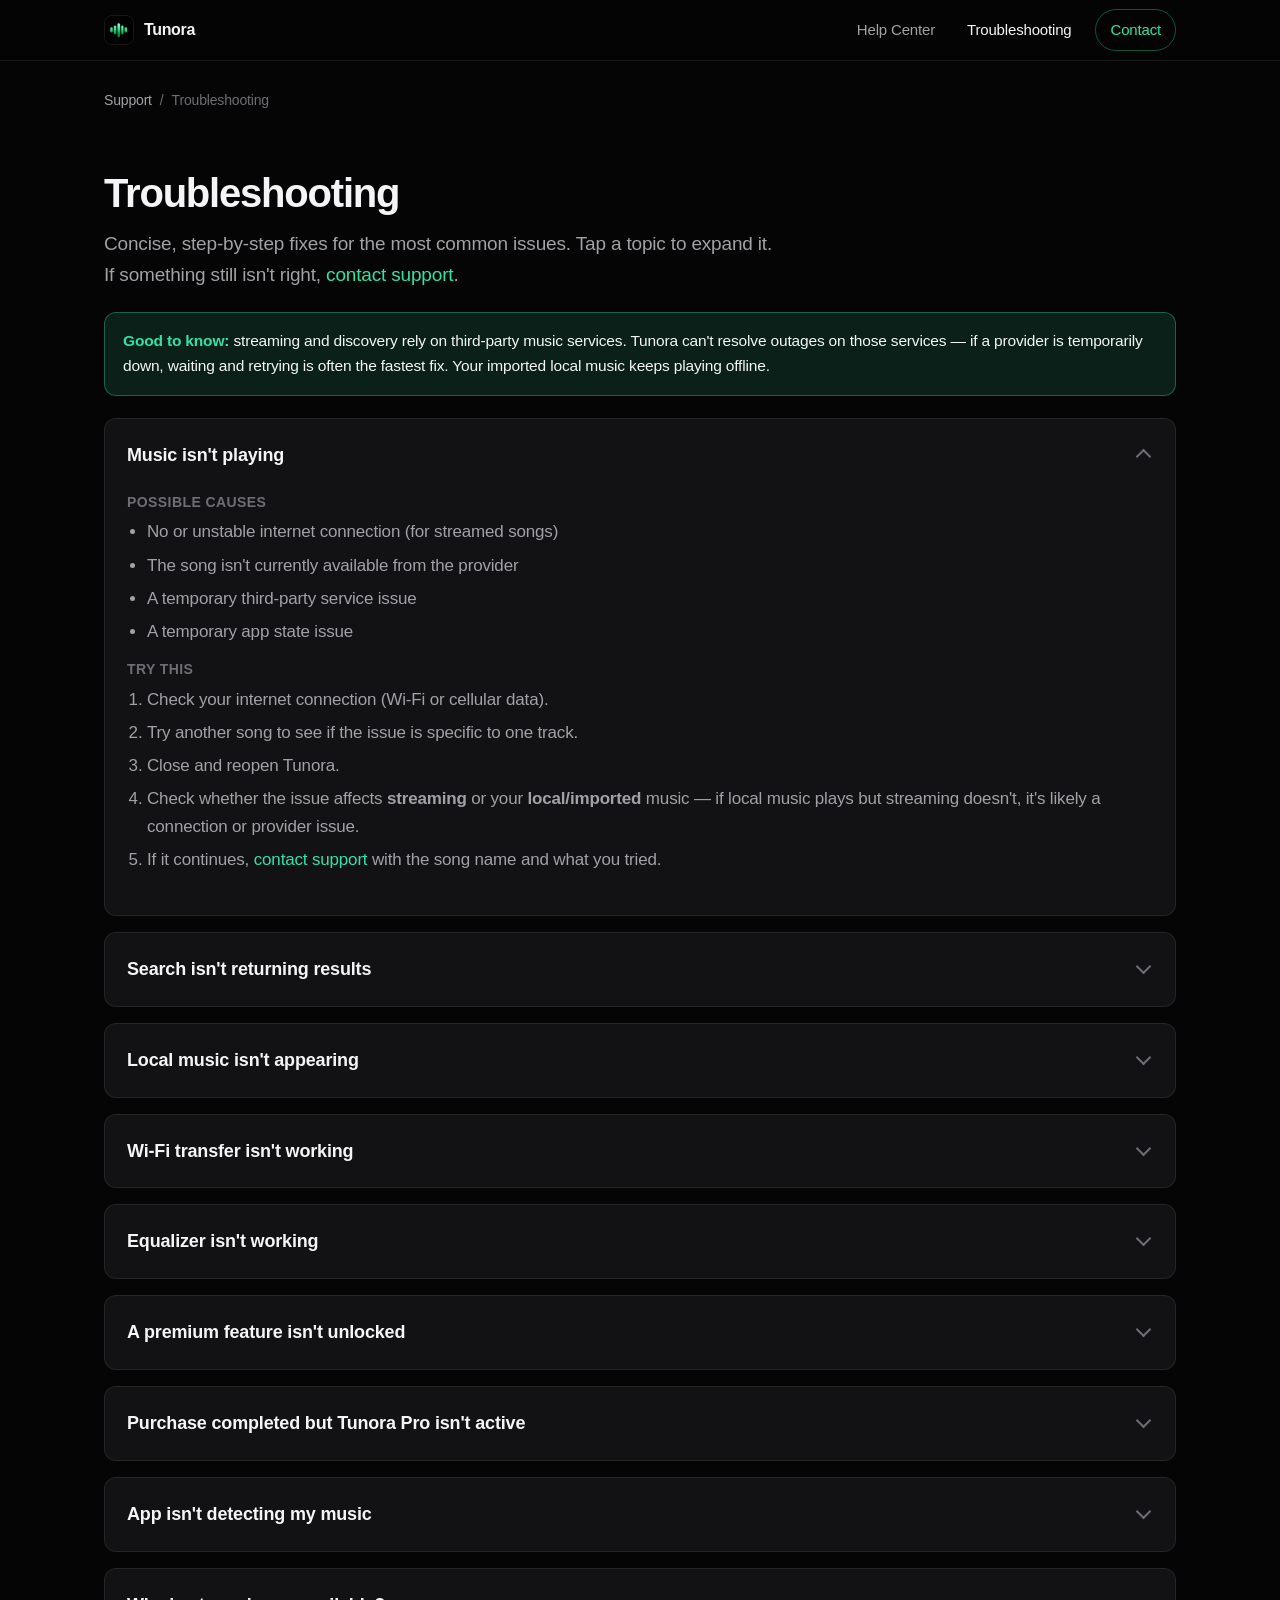
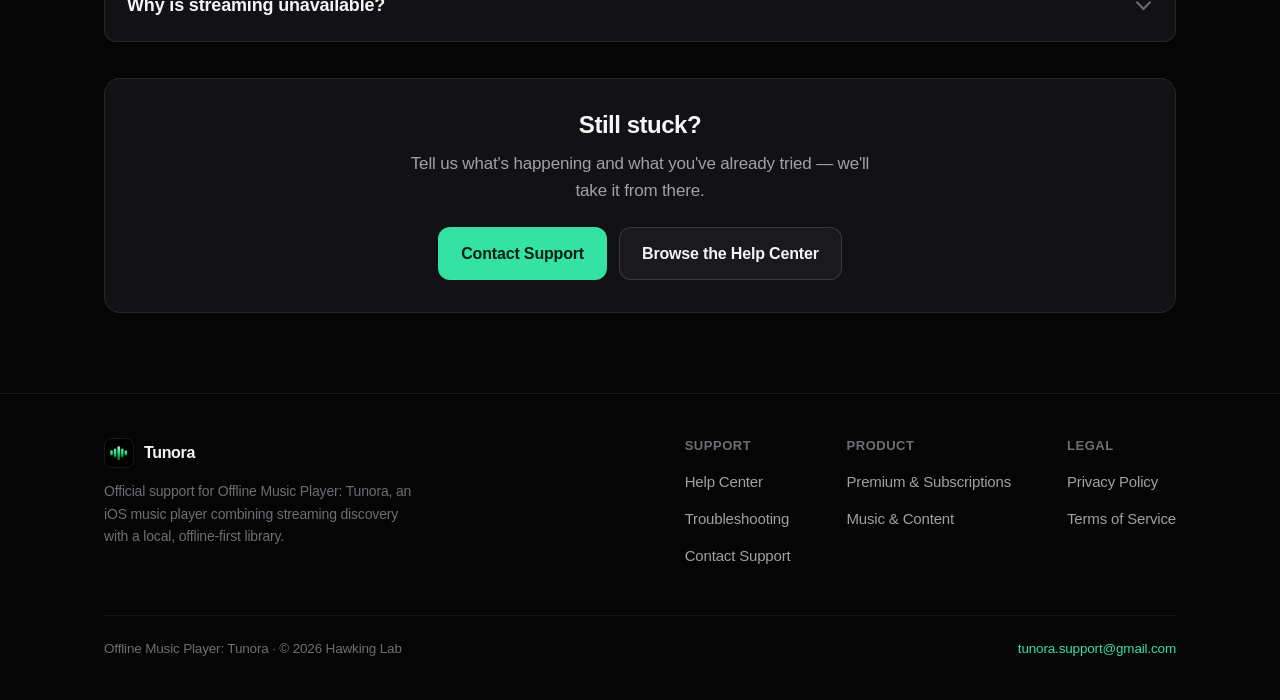
<file: troubleshooting.html>
<!DOCTYPE html>
<html lang="en">
<head>
  <meta charset="UTF-8" />
  <meta name="viewport" content="width=device-width, initial-scale=1" />
  <title>Troubleshooting — Tunora</title>
  <meta name="description" content="Step-by-step fixes for common Tunora issues: music not playing, search problems, missing local music, Wi-Fi transfer, the equalizer and premium activation." />
  <meta name="theme-color" content="#050506" />
  <link rel="icon" href="assets/logo.png" type="image/png" />
  <link rel="apple-touch-icon" href="assets/apple-touch-icon.png" />
  <link rel="canonical" href="./troubleshooting.html" />
  <link rel="stylesheet" href="styles.css" />
</head>
<body>
  <a class="skip-link" href="#main">Skip to content</a>

  <header class="site-header">
    <div class="container header-inner">
      <a class="brand" href="index.html" aria-label="Tunora — home">
        <img class="logo" src="assets/logo.png" alt="" width="28" height="28" />
        <span class="brand-text">Tunora</span>
      </a>
      <button class="nav-toggle" aria-label="Toggle menu" aria-expanded="false" aria-controls="primary-nav">
        <svg viewBox="0 0 24 24" fill="none" aria-hidden="true"><path d="M3 6h18M3 12h18M3 18h18" stroke="currentColor" stroke-width="2" stroke-linecap="round"/></svg>
      </button>
      <nav class="nav" id="primary-nav" aria-label="Primary">
        <a href="help.html">Help Center</a>
        <a href="troubleshooting.html" aria-current="page">Troubleshooting</a>
        <a class="nav-cta" href="contact.html">Contact</a>
      </nav>
    </div>
  </header>

  <main id="main">
    <div class="container">
      <nav class="breadcrumbs" aria-label="Breadcrumb">
        <ol>
          <li><a href="index.html">Support</a></li>
          <li class="sep" aria-hidden="true">/</li>
          <li aria-current="page">Troubleshooting</li>
        </ol>
      </nav>

      <section class="section-tight">
        <h1 class="page-title">Troubleshooting</h1>
        <p class="page-intro">Concise, step-by-step fixes for the most common issues. Tap a topic to expand it. If something still isn't right, <a href="contact.html">contact support</a>.</p>

        <div class="note">
          <p><strong>Good to know:</strong> streaming and discovery rely on third-party music services. Tunora can't resolve outages on those services — if a provider is temporarily down, waiting and retrying is often the fastest fix. Your imported local music keeps playing offline.</p>
        </div>

        <!-- Music not playing -->
        <details class="trouble-card" id="music-not-playing" open>
          <summary>Music isn't playing</summary>
          <div class="tc-body">
            <h4>Possible causes</h4>
            <ul>
              <li>No or unstable internet connection (for streamed songs)</li>
              <li>The song isn't currently available from the provider</li>
              <li>A temporary third-party service issue</li>
              <li>A temporary app state issue</li>
            </ul>
            <h4>Try this</h4>
            <ol>
              <li>Check your internet connection (Wi-Fi or cellular data).</li>
              <li>Try another song to see if the issue is specific to one track.</li>
              <li>Close and reopen Tunora.</li>
              <li>Check whether the issue affects <strong>streaming</strong> or your <strong>local/imported</strong> music — if local music plays but streaming doesn't, it's likely a connection or provider issue.</li>
              <li>If it continues, <a href="contact.html">contact support</a> with the song name and what you tried.</li>
            </ol>
          </div>
        </details>

        <!-- Search no results -->
        <details class="trouble-card" id="search-no-results">
          <summary>Search isn't returning results</summary>
          <div class="tc-body">
            <h4>Possible causes</h4>
            <ul>
              <li>No internet connection</li>
              <li>The title or spelling doesn't match</li>
              <li>The content isn't offered in your region</li>
              <li>A temporary provider issue</li>
            </ul>
            <h4>Try this</h4>
            <ol>
              <li>Confirm you're online and try the search again.</li>
              <li>Try a different spelling, or search by the artist name.</li>
              <li>Adjust the filter chips (songs, albums, artists, playlists).</li>
              <li>Check your <strong>Region</strong> in Settings — availability varies by location.</li>
              <li>Wait a moment and retry, in case the provider is briefly unavailable.</li>
            </ol>
          </div>
        </details>

        <!-- Local music not appearing -->
        <details class="trouble-card" id="local-music-missing">
          <summary>Local music isn't appearing</summary>
          <div class="tc-body">
            <h4>Possible causes</h4>
            <ul>
              <li>The import didn't finish</li>
              <li>The file format isn't a supported audio type</li>
              <li>The library view needs a moment to refresh</li>
            </ul>
            <h4>Try this</h4>
            <ol>
              <li>Re-run the import from <strong>Library</strong> and confirm the files were selected.</li>
              <li>Make sure the files are audio files in a supported format.</li>
              <li>Reopen the Library tab, or close and reopen Tunora to refresh.</li>
              <li>If the file came via Wi-Fi transfer, confirm the upload completed.</li>
            </ol>
          </div>
        </details>

        <!-- Wi-Fi transfer -->
        <details class="trouble-card" id="wifi-transfer">
          <summary>Wi-Fi transfer isn't working</summary>
          <div class="tc-body">
            <h4>Possible causes</h4>
            <ul>
              <li>The iPhone and computer are on different networks</li>
              <li>The transfer screen was closed on the iPhone</li>
              <li>Network settings are blocking the local connection</li>
            </ul>
            <h4>Try this</h4>
            <ol>
              <li>Put your iPhone and computer on the <strong>same Wi-Fi network</strong>.</li>
              <li>Keep Tunora open on the Wi-Fi transfer screen while uploading.</li>
              <li>Type the exact web address Tunora shows into your computer's browser.</li>
              <li>If it won't connect, disable any VPN or restrictive network isolation and try again.</li>
              <li>As an alternative, import the files through the <strong>Files</strong> app instead.</li>
            </ol>
          </div>
        </details>

        <!-- Equalizer -->
        <details class="trouble-card" id="equalizer-issue">
          <summary>Equalizer isn't working</summary>
          <div class="tc-body">
            <h4>Possible causes</h4>
            <ul>
              <li>Tunora Pro isn't active (the Equalizer is a premium feature)</li>
              <li>The effect is subtle at the current settings</li>
            </ul>
            <h4>Try this</h4>
            <ol>
              <li>Confirm <strong>Tunora Pro</strong> is active. If you subscribed, use <strong>Restore Purchases</strong>.</li>
              <li>Open <strong>Settings → Audio → Equalizer</strong> and try a preset with a clearly different profile.</li>
              <li>Make sure playback is active so you can hear changes in real time.</li>
              <li>Still stuck? See <a href="#pro-not-active">premium activation</a> below.</li>
            </ol>
          </div>
        </details>

        <!-- Premium not unlocked -->
        <details class="trouble-card" id="premium-not-unlocked">
          <summary>A premium feature isn't unlocked</summary>
          <div class="tc-body">
            <h4>Try this</h4>
            <ol>
              <li>Confirm your subscription is active in <strong>Settings → [your name] → Subscriptions</strong> on your iPhone.</li>
              <li>In Tunora, use <strong>Restore Purchases</strong>.</li>
              <li>Make sure you're signed in with the same Apple Account used to subscribe.</li>
              <li>Check your internet connection and reopen the app.</li>
              <li>If it's still locked, <a href="contact.html">contact support</a>.</li>
            </ol>
          </div>
        </details>

        <!-- Pro not active after purchase -->
        <details class="trouble-card" id="pro-not-active">
          <summary>Purchase completed but Tunora Pro isn't active</summary>
          <div class="tc-body">
            <h4>Try this</h4>
            <ol>
              <li>Open Tunora and tap <strong>Restore Purchases</strong>.</li>
              <li>Verify you're using the same Apple Account that made the purchase.</li>
              <li>Check <strong>Settings → [your name] → Subscriptions</strong> to confirm the subscription shows as active.</li>
              <li>Ensure you have a stable connection, then reopen Tunora.</li>
              <li>If Pro still isn't active after a few minutes, <a href="contact.html">contact support</a> and include the approximate purchase time. Please don't send payment card numbers or codes.</li>
            </ol>
          </div>
        </details>

        <!-- Not detecting music -->
        <details class="trouble-card" id="not-detecting-music">
          <summary>App isn't detecting my music</summary>
          <div class="tc-body">
            <h4>Try this</h4>
            <ol>
              <li>Confirm the music was actually imported into Tunora (from Files, Apple Music, or Wi-Fi transfer). Tunora plays music you add to it, not your entire device library automatically.</li>
              <li>Re-run the import and make sure the files are supported audio types.</li>
              <li>Reopen the Library tab or restart the app to refresh.</li>
              <li>See <a href="#local-music-missing">Local music isn't appearing</a> for more.</li>
            </ol>
          </div>
        </details>

        <!-- Streaming unavailable -->
        <details class="trouble-card" id="streaming-unavailable">
          <summary>Why is streaming unavailable?</summary>
          <div class="tc-body">
            <p>Streaming and discovery come from third-party music services. Streaming can be unavailable because of a lost connection, a provider-side change, regional availability, or a temporary outage on the provider.</p>
            <h4>Try this</h4>
            <ol>
              <li>Check Wi-Fi or cellular data and retry.</li>
              <li>Try a different song or artist.</li>
              <li>Wait briefly and try again if a provider seems to be down.</li>
              <li>Play your imported local music, which works offline, in the meantime.</li>
            </ol>
            <p>Tunora doesn't control third-party catalogs and can't fix outages on those services. Learn more on <a href="music-content.html">Music &amp; Content</a>.</p>
          </div>
        </details>

        <div class="callout" style="margin-top:36px">
          <h2>Still stuck?</h2>
          <p>Tell us what's happening and what you've already tried — we'll take it from there.</p>
          <div class="actions">
            <a class="btn btn-primary" href="contact.html">Contact Support</a>
            <a class="btn btn-secondary" href="help.html">Browse the Help Center</a>
          </div>
        </div>
      </section>
    </div>
  </main>

  <footer class="site-footer">
    <div class="container">
      <div class="footer-grid">
        <div class="footer-brand">
          <a class="brand" href="index.html">
            <img class="logo" src="assets/logo.png" alt="" width="28" height="28" />
            <span class="brand-text">Tunora</span>
          </a>
          <p>Official support for Offline Music Player: Tunora, an iOS music player combining streaming discovery with a local, offline-first library.</p>
        </div>
        <div class="footer-links">
          <div class="footer-col">
            <h4>Support</h4>
            <ul>
              <li><a href="help.html">Help Center</a></li>
              <li><a href="troubleshooting.html">Troubleshooting</a></li>
              <li><a href="contact.html">Contact Support</a></li>
            </ul>
          </div>
          <div class="footer-col">
            <h4>Product</h4>
            <ul>
              <li><a href="premium.html">Premium &amp; Subscriptions</a></li>
              <li><a href="music-content.html">Music &amp; Content</a></li>
            </ul>
          </div>
          <div class="footer-col">
            <h4>Legal</h4>
            <ul>
              <li><a data-privacy-link href="privacy.html">Privacy Policy</a></li>
              <li><a data-terms-link href="terms.html">Terms of Service</a></li>
            </ul>
          </div>
        </div>
      </div>
      <div class="footer-bottom">
        <span>Offline Music Player: Tunora · © 2026 Hawking Lab</span>
        <span><a data-support-email data-support-email-text href="mailto:tunora.support@gmail.com">tunora.support@gmail.com</a></span>
      </div>
    </div>
  </footer>

  <script src="config.js"></script>
  <script src="main.js"></script>
</body>
</html>
</file>
<file: styles.css>
/* ==========================================================================
   Tunora Support — styles.css
   Dark-first, Apple/SF Pro aesthetic. Lightweight, no dependencies.
   ========================================================================== */

:root {
  /* Surfaces */
  --bg: #050506;
  --surface: #121214;
  --surface-2: #1A1A1D;
  --surface-hover: #202024;

  /* Text */
  --text: #F5F5F7;
  --text-secondary: #A1A1A6;
  --text-tertiary: #6E6E73;

  /* Accent — Tunora mint green (matches the app) */
  --accent: #34E2A4;
  --accent-hover: #59ECBA;
  --accent-soft: rgba(52, 226, 164, 0.12);
  --accent-border: rgba(52, 226, 164, 0.35);
  --accent-ink: #042016; /* readable text on the accent fill */

  /* Lines & structure */
  --border: rgba(255, 255, 255, 0.08);
  --border-strong: rgba(255, 255, 255, 0.14);
  --separator: rgba(255, 255, 255, 0.06);

  /* Radii */
  --radius-sm: 8px;
  --radius: 12px;
  --radius-lg: 16px;
  --radius-pill: 999px;

  /* Layout */
  --maxw: 1120px;
  --header-h: 60px;

  --font: -apple-system, BlinkMacSystemFont, "SF Pro Text", "SF Pro Display",
    "Segoe UI", Roboto, Helvetica, Arial, sans-serif;
}

/* ---------- Reset ---------- */
*,
*::before,
*::after {
  box-sizing: border-box;
}

html {
  -webkit-text-size-adjust: 100%;
  scroll-behavior: smooth;
}

@media (prefers-reduced-motion: reduce) {
  html {
    scroll-behavior: auto;
  }
  * {
    animation-duration: 0.001ms !important;
    transition-duration: 0.001ms !important;
  }
}

body {
  margin: 0;
  background: var(--bg);
  color: var(--text);
  font-family: var(--font);
  font-size: 17px;
  line-height: 1.6;
  letter-spacing: -0.01em;
  -webkit-font-smoothing: antialiased;
  -moz-osx-font-smoothing: grayscale;
  text-rendering: optimizeLegibility;
  min-height: 100vh;
  display: flex;
  flex-direction: column;
}

img {
  max-width: 100%;
  display: block;
}

a {
  color: var(--accent);
  text-decoration: none;
}

a:hover {
  color: var(--accent-hover);
}

:focus-visible {
  outline: 2px solid var(--accent);
  outline-offset: 3px;
  border-radius: 4px;
}

h1,
h2,
h3,
h4 {
  margin: 0;
  font-weight: 600;
  letter-spacing: -0.02em;
  line-height: 1.2;
  color: var(--text);
}

p {
  margin: 0 0 1rem;
  color: var(--text-secondary);
}

ul,
ol {
  color: var(--text-secondary);
}

/* ---------- Skip link ---------- */
.skip-link {
  position: absolute;
  left: 16px;
  top: -60px;
  background: var(--surface-2);
  color: var(--text);
  padding: 10px 16px;
  border-radius: var(--radius-sm);
  border: 1px solid var(--border-strong);
  z-index: 200;
  transition: top 0.15s ease;
}
.skip-link:focus {
  top: 12px;
}

/* ---------- Container ---------- */
.container {
  width: 100%;
  max-width: var(--maxw);
  margin: 0 auto;
  padding: 0 24px;
}

/* ---------- Header ---------- */
.site-header {
  position: sticky;
  top: 0;
  z-index: 100;
  background: rgba(5, 5, 6, 0.82);
  backdrop-filter: saturate(160%) blur(14px);
  -webkit-backdrop-filter: saturate(160%) blur(14px);
  border-bottom: 1px solid var(--border);
}

.header-inner {
  height: var(--header-h);
  display: flex;
  align-items: center;
  justify-content: space-between;
  gap: 16px;
}

.brand {
  display: inline-flex;
  align-items: center;
  gap: 10px;
  color: var(--text);
  font-weight: 600;
  letter-spacing: -0.02em;
  white-space: nowrap;
}
.brand:hover {
  color: var(--text);
}
.brand .logo {
  width: 30px;
  height: 30px;
  flex: none;
  border-radius: 8px;
  border: 1px solid var(--border);
}
.brand .brand-text {
  font-size: 16px;
}
.brand .brand-text b {
  font-weight: 600;
}

/* Desktop nav */
.nav {
  display: flex;
  align-items: center;
  gap: 4px;
}
.nav a {
  color: var(--text-secondary);
  font-size: 15px;
  font-weight: 500;
  padding: 8px 14px;
  border-radius: var(--radius-pill);
  transition: color 0.15s ease, background 0.15s ease;
}
.nav a:hover {
  color: var(--text);
  background: var(--surface);
}
.nav a[aria-current="page"] {
  color: var(--text);
}
.nav .nav-cta {
  color: var(--accent);
  border: 1px solid var(--accent-border);
  margin-left: 6px;
}
.nav .nav-cta:hover {
  background: var(--accent-soft);
  color: var(--accent-hover);
}

/* Mobile menu toggle */
.nav-toggle {
  display: none;
  background: none;
  border: 1px solid var(--border-strong);
  color: var(--text);
  width: 40px;
  height: 40px;
  border-radius: var(--radius-sm);
  cursor: pointer;
  align-items: center;
  justify-content: center;
}
.nav-toggle svg {
  width: 20px;
  height: 20px;
}

/* ---------- Main ---------- */
main {
  flex: 1 0 auto;
}

.section {
  padding: 56px 0;
}
.section-tight {
  padding: 40px 0;
}

/* ---------- Breadcrumbs ---------- */
.breadcrumbs {
  padding-top: 28px;
  font-size: 14px;
}
.breadcrumbs ol {
  list-style: none;
  display: flex;
  flex-wrap: wrap;
  align-items: center;
  gap: 8px;
  margin: 0;
  padding: 0;
  color: var(--text-tertiary);
}
.breadcrumbs a {
  color: var(--text-secondary);
}
.breadcrumbs a:hover {
  color: var(--text);
}
.breadcrumbs .sep {
  color: var(--text-tertiary);
}
.breadcrumbs [aria-current="page"] {
  color: var(--text-tertiary);
}

/* ---------- Hero ---------- */
.hero {
  padding: 56px 0 36px;
  text-align: center;
}
.hero .eyebrow,
.app-hero .eyebrow {
  display: inline-flex;
  align-items: center;
  gap: 8px;
  font-size: 13px;
  font-weight: 600;
  letter-spacing: 0.02em;
  text-transform: uppercase;
  color: var(--accent);
  background: var(--accent-soft);
  border: 1px solid var(--accent-border);
  padding: 6px 14px;
  border-radius: var(--radius-pill);
  margin-bottom: 22px;
}
.hero h1 {
  font-size: clamp(32px, 6vw, 52px);
  letter-spacing: -0.03em;
}
.hero .lead {
  max-width: 620px;
  margin: 18px auto 0;
  font-size: clamp(17px, 2.4vw, 20px);
  color: var(--text-secondary);
}

/* ---------- Download hero (home) ---------- */
.app-hero {
  position: relative;
  overflow: hidden;
  padding: 64px 0 56px;
  border-bottom: 1px solid var(--border);
  background:
    radial-gradient(1100px 520px at 78% -10%, var(--accent-soft), transparent 60%),
    radial-gradient(760px 420px at 6% 8%, rgba(52, 226, 164, 0.06), transparent 55%);
}
.app-hero-inner {
  display: grid;
  grid-template-columns: 1.05fr 0.95fr;
  align-items: center;
  gap: clamp(28px, 5vw, 64px);
}
.app-hero-copy {
  max-width: 560px;
}
.app-hero h1 {
  font-size: clamp(34px, 6vw, 60px);
  letter-spacing: -0.035em;
  margin-top: 18px;
  background: linear-gradient(180deg, #ffffff 0%, #c9efdd 92%);
  -webkit-background-clip: text;
  background-clip: text;
  color: transparent;
}
.app-hero h1 .hl {
  background: linear-gradient(120deg, var(--accent), var(--accent-hover));
  -webkit-background-clip: text;
  background-clip: text;
  color: transparent;
}
.app-hero .lead {
  margin: 20px 0 0;
  max-width: 520px;
}
.app-hero-cta {
  display: flex;
  align-items: center;
  gap: 14px;
  flex-wrap: wrap;
  margin-top: 30px;
}
.app-hero-points {
  list-style: none;
  margin: 26px 0 0;
  padding: 0;
  display: flex;
  flex-wrap: wrap;
  gap: 10px 20px;
}
.app-hero-points li {
  display: inline-flex;
  align-items: center;
  gap: 8px;
  font-size: 14.5px;
  color: var(--text-secondary);
}
.app-hero-points svg {
  width: 17px;
  height: 17px;
  flex: none;
  color: var(--accent);
}

/* App Store download badge (self-contained, no external asset) */
.appstore-badge {
  display: inline-flex;
  align-items: center;
  gap: 12px;
  background: #fff;
  color: #000;
  padding: 11px 20px 11px 18px;
  border-radius: 14px;
  border: 1px solid rgba(0, 0, 0, 0.08);
  transition: transform 0.15s ease, box-shadow 0.15s ease, background 0.15s ease;
  box-shadow: 0 10px 30px rgba(0, 0, 0, 0.35);
}
.appstore-badge:hover {
  color: #000;
  background: #f2f2f2;
  transform: translateY(-1px);
  box-shadow: 0 14px 36px rgba(0, 0, 0, 0.45);
}
.appstore-badge .apple {
  width: 26px;
  height: 26px;
  flex: none;
}
.appstore-badge .txt {
  display: flex;
  flex-direction: column;
  line-height: 1.05;
  text-align: left;
}
.appstore-badge .txt .small {
  font-size: 11px;
  font-weight: 500;
  letter-spacing: 0.01em;
}
.appstore-badge .txt .big {
  font-size: 20px;
  font-weight: 600;
  letter-spacing: -0.01em;
}

/* Phone mockup */
.app-hero-visual {
  display: flex;
  justify-content: center;
  position: relative;
}
.phone {
  position: relative;
  width: clamp(230px, 30vw, 300px);
  aspect-ratio: 9 / 19.5;
  padding: 10px;
  border-radius: 46px;
  background: linear-gradient(160deg, #2a2a2e, #050506 55%);
  border: 1px solid var(--border-strong);
  box-shadow:
    0 40px 80px -20px rgba(0, 0, 0, 0.75),
    0 0 0 1px rgba(255, 255, 255, 0.03) inset,
    0 0 90px -30px var(--accent);
}
.phone::before {
  /* dynamic island */
  content: "";
  position: absolute;
  top: 20px;
  left: 50%;
  transform: translateX(-50%);
  width: 92px;
  height: 26px;
  background: #000;
  border-radius: 999px;
  z-index: 3;
}
.phone img {
  width: 100%;
  height: 100%;
  object-fit: cover;
  border-radius: 38px;
  display: block;
  background: #000;
}

/* ==========================================================================
   Motion & interactivity
   ========================================================================== */

/* Ambient glow orb behind the phone */
.app-hero-visual::before {
  content: "";
  position: absolute;
  width: 78%;
  aspect-ratio: 1;
  border-radius: 50%;
  background: radial-gradient(circle, var(--accent-soft), transparent 68%);
  filter: blur(10px);
  z-index: 0;
  animation: pulse-glow 6s ease-in-out infinite;
}
.phone {
  z-index: 1;
  animation: float 7s ease-in-out infinite;
  transition: transform 0.25s ease;
}

@keyframes float {
  0%, 100% { transform: translateY(0); }
  50% { transform: translateY(-14px); }
}
@keyframes pulse-glow {
  0%, 100% { opacity: 0.55; transform: scale(1); }
  50% { opacity: 0.9; transform: scale(1.06); }
}

/* Live pointer tilt (set by JS); overrides the float while hovering */
.app-hero-visual.tilting .phone {
  animation: none;
}

/* Animated status dot on the eyebrow pill */
.eyebrow::before {
  content: "";
  width: 7px;
  height: 7px;
  border-radius: 50%;
  background: var(--accent);
  box-shadow: 0 0 0 0 var(--accent-border);
  animation: ping 2.4s ease-out infinite;
}
@keyframes ping {
  0% { box-shadow: 0 0 0 0 rgba(52, 226, 164, 0.5); }
  70%, 100% { box-shadow: 0 0 0 7px rgba(52, 226, 164, 0); }
}

/* App Store badge shimmer sweep on hover */
.appstore-badge {
  position: relative;
  overflow: hidden;
}
.appstore-badge::after {
  content: "";
  position: absolute;
  top: 0;
  left: -75%;
  width: 50%;
  height: 100%;
  background: linear-gradient(
    100deg,
    transparent,
    rgba(255, 255, 255, 0.65),
    transparent
  );
  transform: skewX(-18deg);
  transition: left 0.6s ease;
}
.appstore-badge:hover::after {
  left: 130%;
}

/* Buttons lift on hover */
.btn {
  transition: background 0.15s ease, border-color 0.15s ease, color 0.15s ease,
    transform 0.15s ease, box-shadow 0.15s ease;
}
.btn-primary:hover {
  transform: translateY(-2px);
  box-shadow: 0 12px 30px -10px var(--accent);
}
.btn-secondary:hover {
  transform: translateY(-2px);
}

/* Screenshot strip hover zoom */
.shot img {
  transition: transform 0.35s ease, border-color 0.25s ease,
    box-shadow 0.35s ease;
}
.shot:hover img {
  transform: translateY(-6px) scale(1.02);
  border-color: var(--accent-border);
  box-shadow: 0 24px 50px -24px rgba(0, 0, 0, 0.8);
}

/* Popular-question rows slide + accent bar on hover */
.q-list a {
  position: relative;
}
.q-list a::before {
  content: "";
  position: absolute;
  left: 0;
  top: 0;
  bottom: 0;
  width: 3px;
  background: var(--accent);
  transform: scaleY(0);
  transform-origin: center;
  transition: transform 0.2s ease;
}
.q-list a:hover::before {
  transform: scaleY(1);
}
.q-list a:hover {
  padding-left: 24px;
}
.q-list a span:first-child {
  transition: transform 0.18s ease;
}

/* Scroll-reveal — initial hidden state is gated by .reveal-on, which the home
   page sets inline in <head> BEFORE first paint, so there's no flash. With JS
   disabled the inline script never runs, .reveal-on is absent, and everything
   stays visible. JS adds .in when each element scrolls into view. */
.reveal-on .app-hero-copy,
.reveal-on .app-hero-visual,
.reveal-on .section-head,
.reveal-on .category-card,
.reveal-on .q-list,
.reveal-on .shot,
.reveal-on .callout,
.reveal-on #browse .search {
  opacity: 0;
  transform: translateY(24px);
  transition: opacity 0.7s cubic-bezier(0.22, 0.61, 0.36, 1),
    transform 0.7s cubic-bezier(0.22, 0.61, 0.36, 1);
  will-change: opacity, transform;
}
.reveal-on .in {
  opacity: 1 !important;
  transform: none !important;
}

@media (prefers-reduced-motion: reduce) {
  .phone,
  .app-hero-visual::before,
  .eyebrow::before {
    animation: none !important;
  }
  .reveal-on .app-hero-copy,
  .reveal-on .app-hero-visual,
  .reveal-on .section-head,
  .reveal-on .category-card,
  .reveal-on .q-list,
  .reveal-on .shot,
  .reveal-on .callout,
  .reveal-on #browse .search {
    opacity: 1 !important;
    transform: none !important;
  }
}

/* ---------- Search ---------- */
.search {
  max-width: 620px;
  margin: 36px auto 0;
  position: relative;
}
.search input[type="search"] {
  width: 100%;
  height: 56px;
  background: var(--surface);
  border: 1px solid var(--border-strong);
  border-radius: var(--radius);
  color: var(--text);
  font-family: inherit;
  font-size: 17px;
  padding: 0 20px 0 52px;
  transition: border-color 0.15s ease, background 0.15s ease;
}
.search input[type="search"]::placeholder {
  color: var(--text-tertiary);
}
.search input[type="search"]:focus {
  outline: none;
  border-color: var(--accent-border);
  background: var(--surface-2);
}
.search .search-icon {
  position: absolute;
  left: 18px;
  top: 28px;
  transform: translateY(-50%);
  width: 20px;
  height: 20px;
  color: var(--text-tertiary);
  pointer-events: none;
}

/* Search suggestions dropdown */
.search-results {
  position: absolute;
  left: 0;
  right: 0;
  top: calc(100% + 8px);
  z-index: 60;
  text-align: left;
  background: var(--surface-2);
  border: 1px solid var(--border-strong);
  border-radius: var(--radius);
  overflow: hidden auto;
  max-height: 380px;
  box-shadow: 0 18px 50px rgba(0, 0, 0, 0.55);
}
.search-results a {
  display: flex;
  align-items: center;
  justify-content: space-between;
  gap: 14px;
  padding: 13px 18px;
  color: var(--text);
  font-size: 15.5px;
  border-bottom: 1px solid var(--separator);
}
.search-results a:last-child {
  border-bottom: none;
}
.search-results a:hover,
.search-results a.is-active {
  background: var(--surface-hover);
  color: var(--text);
}
.search-results a .tag {
  flex: none;
  font-size: 12px;
  font-weight: 500;
  color: var(--text-tertiary);
  background: var(--bg);
  border: 1px solid var(--border);
  padding: 3px 9px;
  border-radius: var(--radius-pill);
}
.search-results .no-res {
  margin: 0;
  padding: 16px 18px;
  color: var(--text-secondary);
  font-size: 15px;
}

/* ---------- Section headings ---------- */
.section-head {
  margin-bottom: 28px;
}
.section-head h2 {
  font-size: clamp(22px, 3.4vw, 28px);
}
.section-head p {
  margin-top: 8px;
  margin-bottom: 0;
}
.section-head.center {
  text-align: center;
}
.section-head.center p {
  margin-left: auto;
  margin-right: auto;
  max-width: 560px;
}

/* ---------- Category grid ---------- */
.card-grid {
  display: grid;
  gap: 14px;
  grid-template-columns: repeat(3, 1fr);
}
.card-grid.cols-2 {
  grid-template-columns: repeat(2, 1fr);
}

.category-card {
  display: block;
  background: var(--surface);
  border: 1px solid var(--border);
  border-radius: var(--radius);
  padding: 22px;
  color: var(--text);
  transition: background 0.15s ease, border-color 0.15s ease, transform 0.15s ease;
}
.category-card:hover {
  background: var(--surface-hover);
  border-color: var(--accent-border);
  color: var(--text);
  transform: translateY(-4px);
  box-shadow: 0 18px 40px -20px rgba(0, 0, 0, 0.8),
    0 0 0 1px var(--accent-border) inset, 0 12px 40px -24px var(--accent);
}
.category-card .icon {
  width: 46px;
  height: 46px;
  padding: 11px;
  box-sizing: border-box;
  color: var(--accent);
  background: var(--accent-soft);
  border: 1px solid var(--accent-border);
  border-radius: 13px;
  margin-bottom: 16px;
  transition: transform 0.25s ease, background 0.2s ease, box-shadow 0.25s ease;
}
.category-card:hover .icon {
  transform: scale(1.08) rotate(-3deg);
  background: var(--accent);
  color: var(--accent-ink);
  box-shadow: 0 8px 22px -6px var(--accent);
}
.category-card h3 {
  font-size: 17px;
  margin-bottom: 6px;
}
.category-card p {
  font-size: 14.5px;
  margin: 0;
  color: var(--text-secondary);
}

/* ---------- Popular questions list ---------- */
.q-list {
  list-style: none;
  margin: 0;
  padding: 0;
  border: 1px solid var(--border);
  border-radius: var(--radius);
  overflow: hidden;
  background: var(--surface);
}
.q-list li + li {
  border-top: 1px solid var(--separator);
}
.q-list a {
  display: flex;
  align-items: center;
  justify-content: space-between;
  gap: 16px;
  padding: 16px 20px;
  color: var(--text);
  font-size: 16px;
  font-weight: 450;
  transition: background 0.12s ease;
}
.q-list a:hover {
  background: var(--surface-hover);
  color: var(--text);
}
.q-list a .chev {
  color: var(--text-tertiary);
  flex: none;
  width: 16px;
  height: 16px;
}
.q-list a:hover .chev {
  color: var(--accent);
}
.q-empty {
  padding: 20px;
  color: var(--text-tertiary);
  text-align: center;
  display: none;
}

/* ---------- Prose / article content ---------- */
.prose {
  max-width: 760px;
}
.prose h2 {
  font-size: 24px;
  margin: 40px 0 14px;
}
.prose h3 {
  font-size: 19px;
  margin: 28px 0 10px;
}
.prose p,
.prose li {
  color: var(--text-secondary);
  font-size: 16.5px;
}
.prose ul,
.prose ol {
  padding-left: 22px;
  margin: 0 0 18px;
}
.prose li {
  margin-bottom: 8px;
}
.prose strong {
  color: var(--text);
  font-weight: 600;
}
.prose a {
  text-decoration: underline;
  text-underline-offset: 3px;
  text-decoration-color: var(--accent-border);
}

.page-title {
  font-size: clamp(28px, 5vw, 40px);
  letter-spacing: -0.03em;
  margin: 18px 0 12px;
}
.page-intro {
  font-size: clamp(17px, 2.2vw, 19px);
  color: var(--text-secondary);
  max-width: 680px;
}

/* ---------- FAQ (native details/summary) ---------- */
.faq-group {
  margin-top: 12px;
}
.faq-group h2 {
  font-size: 20px;
  margin: 40px 0 6px;
  scroll-margin-top: calc(var(--header-h) + 20px);
}
.faq {
  border: 1px solid var(--border);
  border-radius: var(--radius);
  overflow: hidden;
  background: var(--surface);
  margin-top: 14px;
}
.faq details {
  border-bottom: 1px solid var(--separator);
}
.faq details:last-child {
  border-bottom: none;
}
.faq summary {
  list-style: none;
  cursor: pointer;
  padding: 18px 52px 18px 20px;
  position: relative;
  font-size: 16.5px;
  font-weight: 500;
  color: var(--text);
  transition: background 0.12s ease;
}
.faq summary::-webkit-details-marker {
  display: none;
}
.faq summary:hover {
  background: var(--surface-hover);
}
.faq summary::after {
  content: "";
  position: absolute;
  right: 20px;
  top: 22px;
  width: 11px;
  height: 11px;
  border-right: 2px solid var(--text-tertiary);
  border-bottom: 2px solid var(--text-tertiary);
  transform: rotate(45deg);
  transition: transform 0.2s ease;
}
.faq details[open] summary::after {
  transform: rotate(-135deg);
  top: 26px;
}
.faq .faq-body {
  padding: 0 20px 20px;
}
.faq .faq-body p:last-child {
  margin-bottom: 0;
}
.faq .faq-body ol,
.faq .faq-body ul {
  margin: 0 0 12px;
  padding-left: 20px;
}
.faq .faq-body li {
  margin-bottom: 6px;
  color: var(--text-secondary);
}

/* filtered-out state (search) */
.faq details.is-hidden,
.q-list li.is-hidden {
  display: none;
}

/* ---------- Buttons ---------- */
.btn {
  display: inline-flex;
  align-items: center;
  justify-content: center;
  gap: 8px;
  font-family: inherit;
  font-size: 16px;
  font-weight: 550;
  padding: 13px 22px;
  border-radius: var(--radius);
  border: 1px solid transparent;
  cursor: pointer;
  transition: background 0.15s ease, border-color 0.15s ease, color 0.15s ease;
  text-align: center;
}
.btn-primary {
  background: var(--accent);
  color: var(--accent-ink);
}
.btn-primary:hover {
  background: var(--accent-hover);
  color: var(--accent-ink);
}
.btn-secondary {
  background: var(--surface-2);
  color: var(--text);
  border-color: var(--border-strong);
}
.btn-secondary:hover {
  background: var(--surface-hover);
  color: var(--text);
}
.btn svg {
  width: 18px;
  height: 18px;
}

/* ---------- Callout / Contact banner ---------- */
.callout {
  margin-top: 20px;
  background: var(--surface);
  border: 1px solid var(--border);
  border-radius: var(--radius-lg);
  padding: 32px;
  text-align: center;
}
.callout h2 {
  font-size: 24px;
}
.callout p {
  margin: 10px auto 22px;
  max-width: 460px;
}
.callout .actions {
  display: flex;
  gap: 12px;
  justify-content: center;
  flex-wrap: wrap;
}

.note {
  background: var(--accent-soft);
  border: 1px solid var(--accent-border);
  border-radius: var(--radius);
  padding: 16px 18px;
  margin: 22px 0;
}
.note p {
  margin: 0;
  color: var(--text);
  font-size: 15.5px;
}
.note strong {
  color: var(--accent);
}

.info-box {
  background: var(--surface);
  border: 1px solid var(--border);
  border-radius: var(--radius);
  padding: 18px 20px;
  margin: 22px 0;
}
.info-box p {
  margin: 0;
  font-size: 15.5px;
}

/* ---------- Contact form ---------- */
.form {
  background: var(--surface);
  border: 1px solid var(--border);
  border-radius: var(--radius-lg);
  padding: 26px;
  margin-top: 8px;
}
.form-row {
  margin-bottom: 18px;
}
.form-grid {
  display: grid;
  gap: 18px;
  grid-template-columns: 1fr 1fr;
}
.form label {
  display: block;
  font-size: 14.5px;
  font-weight: 550;
  color: var(--text);
  margin-bottom: 8px;
}
.form label .req {
  color: var(--accent);
}
.form input,
.form select,
.form textarea {
  width: 100%;
  background: var(--bg);
  border: 1px solid var(--border-strong);
  border-radius: var(--radius-sm);
  color: var(--text);
  font-family: inherit;
  font-size: 16px;
  padding: 12px 14px;
  transition: border-color 0.15s ease;
}
.form input:focus,
.form select:focus,
.form textarea:focus {
  outline: none;
  border-color: var(--accent-border);
}
.form textarea {
  min-height: 140px;
  resize: vertical;
}
.form input[type="file"] {
  padding: 10px 14px;
  color: var(--text-secondary);
}
.form .hint {
  font-size: 13.5px;
  color: var(--text-tertiary);
  margin: 8px 0 0;
}
.form .form-actions {
  margin-top: 8px;
  display: flex;
  align-items: center;
  gap: 16px;
  flex-wrap: wrap;
}
.form-status {
  font-size: 15px;
  color: var(--text-secondary);
}

.contact-strip {
  display: flex;
  align-items: center;
  gap: 16px;
  background: var(--surface);
  border: 1px solid var(--border);
  border-radius: var(--radius);
  padding: 18px 20px;
  margin: 20px 0 28px;
  flex-wrap: wrap;
}
.contact-strip .icon {
  width: 42px;
  height: 42px;
  border-radius: 50%;
  background: var(--accent-soft);
  border: 1px solid var(--accent-border);
  color: var(--accent);
  display: flex;
  align-items: center;
  justify-content: center;
  flex: none;
}
.contact-strip .icon svg {
  width: 20px;
  height: 20px;
}
.contact-strip .cs-text {
  flex: 1 1 auto;
  min-width: 200px;
}
.contact-strip .cs-text .label {
  font-size: 13px;
  color: var(--text-tertiary);
  text-transform: uppercase;
  letter-spacing: 0.03em;
}
.contact-strip .cs-text .email {
  font-size: 18px;
  font-weight: 550;
}

/* ---------- Troubleshooting cards ---------- */
.trouble-card {
  background: var(--surface);
  border: 1px solid var(--border);
  border-radius: var(--radius);
  padding: 4px 22px;
  margin-top: 16px;
}
.trouble-card summary {
  list-style: none;
  cursor: pointer;
  padding: 18px 40px 18px 0;
  position: relative;
  font-size: 18px;
  font-weight: 600;
  color: var(--text);
}
.trouble-card summary::-webkit-details-marker {
  display: none;
}
.trouble-card summary::after {
  content: "";
  position: absolute;
  right: 4px;
  top: 24px;
  width: 11px;
  height: 11px;
  border-right: 2px solid var(--text-tertiary);
  border-bottom: 2px solid var(--text-tertiary);
  transform: rotate(45deg);
  transition: transform 0.2s ease;
}
.trouble-card[open] summary::after {
  transform: rotate(-135deg);
  top: 28px;
}
.trouble-card .tc-body {
  padding-bottom: 22px;
}
.trouble-card h4 {
  font-size: 14px;
  text-transform: uppercase;
  letter-spacing: 0.03em;
  color: var(--text-tertiary);
  margin: 6px 0 8px;
}
.trouble-card ul,
.trouble-card ol {
  margin: 0 0 16px;
  padding-left: 20px;
}
.trouble-card li {
  margin-bottom: 6px;
  color: var(--text-secondary);
}

/* ---------- Feature quick facts ---------- */
.facts {
  display: grid;
  gap: 14px;
  grid-template-columns: repeat(2, 1fr);
  margin-top: 20px;
}
.fact {
  background: var(--surface);
  border: 1px solid var(--border);
  border-radius: var(--radius);
  padding: 20px;
}
.fact h3 {
  font-size: 16px;
  margin-bottom: 8px;
}
.fact p {
  margin: 0;
  font-size: 15px;
}

/* ---------- Screenshot strip ---------- */
.shots {
  display: grid;
  grid-template-columns: repeat(5, 1fr);
  gap: 18px;
  margin: 0;
  padding: 0;
}
.shot {
  margin: 0;
}
.shot img {
  width: 100%;
  height: auto;
  display: block;
  border-radius: 18px;
  border: 1px solid var(--border-strong);
  background: var(--surface);
}
.shot figcaption {
  margin-top: 12px;
  text-align: center;
  font-size: 14px;
  color: var(--text-secondary);
}
.shots-hint {
  display: none;
}

@media (max-width: 720px) {
  .shots {
    display: flex;
    grid-template-columns: none;
    overflow-x: auto;
    scroll-snap-type: x mandatory;
    -webkit-overflow-scrolling: touch;
    gap: 14px;
    padding: 4px 4px 10px;
    margin: 0 -18px;
    padding-left: 18px;
    padding-right: 18px;
    scrollbar-width: none;
  }
  .shots::-webkit-scrollbar {
    display: none;
  }
  .shot {
    flex: 0 0 60%;
    scroll-snap-align: center;
  }
  .shots-hint {
    display: block;
    text-align: center;
    font-size: 13px;
    color: var(--text-tertiary);
    margin-top: 14px;
  }
}

/* ---------- 404 ---------- */
.notfound {
  text-align: center;
  padding: 96px 0;
}
.notfound .code {
  font-size: 72px;
  font-weight: 700;
  letter-spacing: -0.04em;
  color: var(--accent);
}
.notfound h1 {
  margin-top: 8px;
  font-size: 28px;
}
.notfound p {
  max-width: 440px;
  margin: 12px auto 24px;
}

/* ---------- Footer ---------- */
.site-footer {
  border-top: 1px solid var(--border);
  padding: 44px 0 40px;
  margin-top: 40px;
  background: var(--bg);
}
.footer-grid {
  display: flex;
  justify-content: space-between;
  gap: 40px;
  flex-wrap: wrap;
}
.footer-brand .brand {
  margin-bottom: 12px;
}
.footer-brand p {
  font-size: 14px;
  color: var(--text-tertiary);
  margin: 0;
  max-width: 320px;
}
.footer-links {
  display: flex;
  gap: 56px;
  flex-wrap: wrap;
}
.footer-col h4 {
  font-size: 13px;
  text-transform: uppercase;
  letter-spacing: 0.04em;
  color: var(--text-tertiary);
  margin-bottom: 14px;
  font-weight: 600;
}
.footer-col ul {
  list-style: none;
  margin: 0;
  padding: 0;
}
.footer-col li {
  margin-bottom: 10px;
}
.footer-col a {
  color: var(--text-secondary);
  font-size: 15px;
}
.footer-col a:hover {
  color: var(--text);
}
.footer-bottom {
  margin-top: 36px;
  padding-top: 22px;
  border-top: 1px solid var(--separator);
  display: flex;
  justify-content: space-between;
  gap: 16px;
  flex-wrap: wrap;
  font-size: 13.5px;
  color: var(--text-tertiary);
}

/* ==========================================================================
   Responsive
   ========================================================================== */
@media (max-width: 860px) {
  .card-grid {
    grid-template-columns: repeat(2, 1fr);
  }
}

@media (max-width: 720px) {
  body {
    font-size: 16px;
  }
  .container {
    padding: 0 18px;
  }
  .section {
    padding: 40px 0;
  }
  .hero {
    padding: 48px 0 28px;
  }

  /* Download hero → stack, screenshot first for instant impression */
  .app-hero {
    padding: 32px 0 40px;
    text-align: center;
  }
  .app-hero-inner {
    grid-template-columns: 1fr;
    gap: 34px;
  }
  .app-hero-copy {
    max-width: none;
    order: 2;
  }
  .app-hero-visual {
    order: 1;
  }
  .app-hero .lead {
    margin-left: auto;
    margin-right: auto;
  }
  .app-hero-cta {
    justify-content: center;
  }
  .app-hero-points {
    justify-content: center;
    gap: 10px 18px;
  }
  .phone {
    width: clamp(210px, 62vw, 260px);
  }
  .appstore-badge {
    width: auto;
  }

  /* Mobile nav */
  .nav-toggle {
    display: inline-flex;
  }
  .nav {
    position: fixed;
    inset: var(--header-h) 0 auto 0;
    flex-direction: column;
    align-items: stretch;
    gap: 4px;
    background: rgba(5, 5, 6, 0.98);
    backdrop-filter: blur(14px);
    -webkit-backdrop-filter: blur(14px);
    border-bottom: 1px solid var(--border);
    padding: 12px 18px 18px;
    transform: translateY(-8px);
    opacity: 0;
    pointer-events: none;
    transition: opacity 0.18s ease, transform 0.18s ease;
  }
  .nav.open {
    transform: translateY(0);
    opacity: 1;
    pointer-events: auto;
  }
  .nav a {
    padding: 13px 14px;
    font-size: 16px;
    border-radius: var(--radius-sm);
  }
  .nav .nav-cta {
    margin-left: 0;
    margin-top: 4px;
    text-align: center;
  }

  .card-grid,
  .card-grid.cols-2 {
    grid-template-columns: 1fr;
  }
  .form-grid {
    grid-template-columns: 1fr;
  }
  .facts {
    grid-template-columns: 1fr;
  }
  .footer-links {
    gap: 32px;
  }
  .callout {
    padding: 26px 20px;
  }
  .btn {
    width: 100%;
  }
  .callout .actions .btn {
    width: auto;
  }
}

@media (max-width: 420px) {
  .callout .actions {
    flex-direction: column;
  }
  .callout .actions .btn {
    width: 100%;
  }
}
</file>
